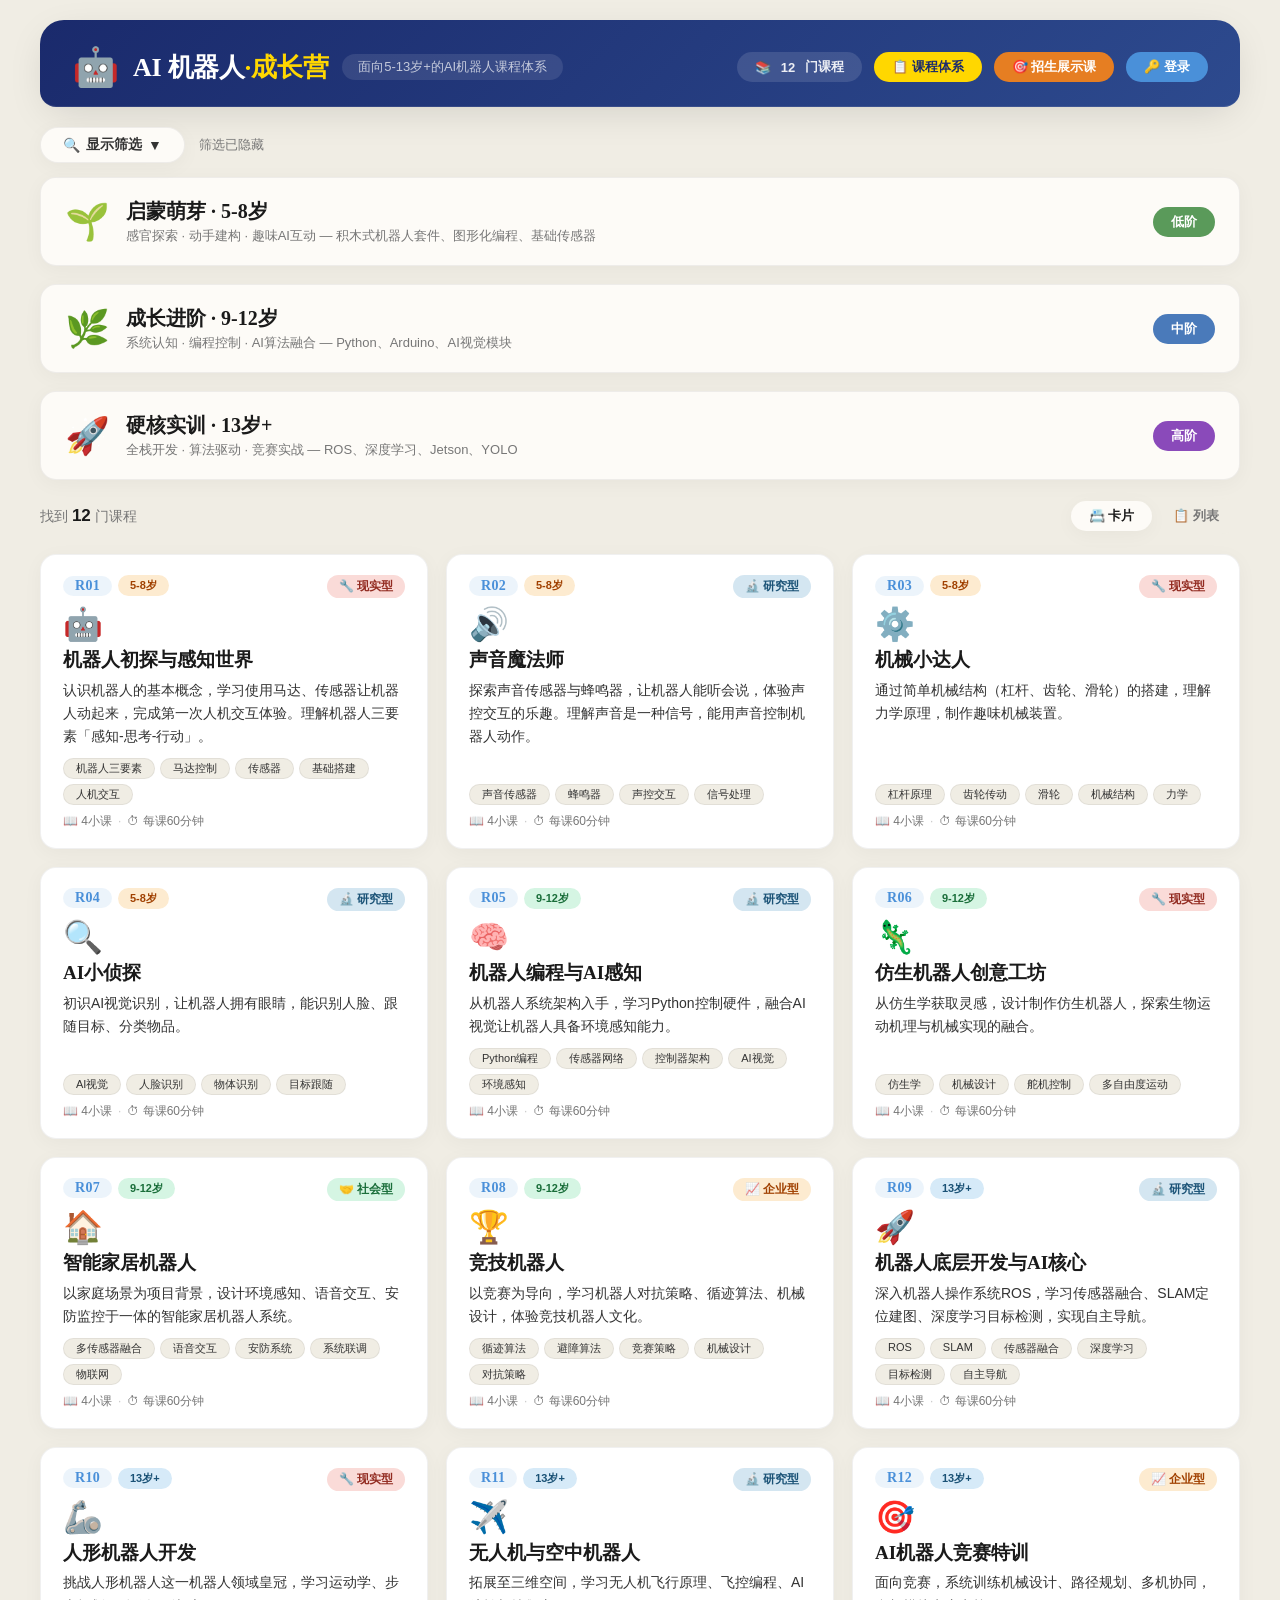
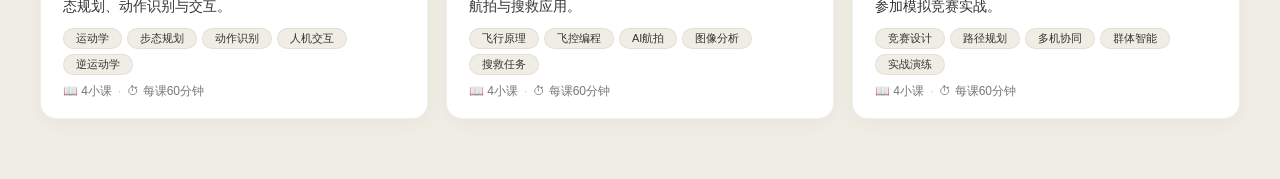
<file: index.html>
<!DOCTYPE html>
<html lang="zh-CN">
<head>
    <meta charset="UTF-8" />
    <meta name="viewport" content="width=device-width, initial-scale=1.0, maximum-scale=1.0, user-scalable=no" />
    <title>AI机器人·成长营</title>
    <link href="https://fonts.googleapis.cn/css2?family=Cormorant+Garamond:ital,wght@0,500;0,600;0,700;1,500&amp;family=Noto+Serif+SC:wght@500;700;900&amp;display=swap" rel="stylesheet" />
    <link rel="stylesheet" href="css/style.css?v=6">
</head>
<body>

    <div class="app-container">

        <!-- ===== 头部 ===== -->
        <header class="header">
            <div class="header-left">
                <span class="logo">🤖</span>
                <h1>AI 机器人<em>·成长营</em></h1>
                <span class="sub">面向5-13岁+的AI机器人课程体系</span>
            </div>
            <div class="header-right">
                <span class="stats-badge">
                    📚 <span id="totalCourseCount">12</span> 门课程
                </span>
                <a href="curriculum.html" class="stats-badge" style="text-decoration:none;cursor:pointer;background:#FFD700;color:#1a2a6c;">
                    📋 课程体系
                </a>
                <a href="demo.html" class="stats-badge" style="text-decoration:none;cursor:pointer;background:#E67E22;color:#fff;">
                    🎯 招生展示课
                </a>
                <span id="authArea">
                    <button class="stats-badge" id="loginBtn" style="background:#4A90D9;color:#fff;cursor:pointer;border:none;">🔑 登录</button>
                </span>
            </div>
        </header>

        <!-- ===== 筛选切换条 ===== -->
        <div class="filter-toggle-bar">
            <button class="filter-toggle-btn" id="filterToggleBtn">
                <span>🔍</span> 显示筛选
                <span class="arrow">▼</span>
            </button>
            <span class="filter-status" id="filterStatus">筛选已隐藏</span>
        </div>

        <!-- ===== 筛选栏（初始隐藏） ===== -->
        <section class="filter-section hidden" id="filterSection">
            <div class="filter-row">

                <!-- 年龄段筛选 -->
                <div class="filter-group">
                    <span class="label">🎯 年龄</span>
                    <button class="filter-btn age-btn active" data-age="all">全部</button>
                    <button class="filter-btn age-btn" data-age="5-8">5-8岁</button>
                    <button class="filter-btn age-btn" data-age="9-12">9-12岁</button>
                    <button class="filter-btn age-btn" data-age="13+">13岁+</button>
                </div>

                <div style="width:1px;height:24px;background:var(--rule);flex-shrink:0;"></div>

                <!-- 职业类型筛选 -->
                <div class="filter-group">
                    <span class="label">💼 职业</span>
                    <button class="filter-btn career-btn active" data-career="all">全部</button>
                    <button class="filter-btn career-btn" data-career="R"><span class="emoji">🔧</span> R</button>
                    <button class="filter-btn career-btn" data-career="I"><span class="emoji">🔬</span> I</button>
                    <button class="filter-btn career-btn" data-career="A"><span class="emoji">🎨</span> A</button>
                    <button class="filter-btn career-btn" data-career="S"><span class="emoji">🤝</span> S</button>
                    <button class="filter-btn career-btn" data-career="E"><span class="emoji">📈</span> E</button>
                    <button class="filter-btn career-btn" data-career="C"><span class="emoji">📋</span> C</button>
                </div>

                <div style="width:1px;height:24px;background:var(--rule);flex-shrink:0;"></div>

                <!-- 知识点筛选 (按钮组) -->
                <div class="filter-group" id="knowledgeGroup">
                    <span class="label">🧠 知识点</span>
                    <div id="knowledgeBtnGroup" style="display:flex;flex-wrap:wrap;gap:5px;">
                        <!-- 由JS生成 -->
                    </div>
                </div>

                <button class="filter-clear" id="clearFiltersBtn">✕ 清除筛选</button>
            </div>
        </section>

        <!-- ===== 阶段导航 ===== -->
        <div class="stage-banner">
            <div class="stage-icon">🌱</div>
            <div class="stage-info">
                <h2>启蒙萌芽 · 5-8岁</h2>
                <p>感官探索 · 动手建构 · 趣味AI互动 — 积木式机器人套件、图形化编程、基础传感器</p>
            </div>
            <span class="stage-badge sb-basic">低阶</span>
        </div>

        <div class="stage-banner">
            <div class="stage-icon">🌿</div>
            <div class="stage-info">
                <h2>成长进阶 · 9-12岁</h2>
                <p>系统认知 · 编程控制 · AI算法融合 — Python、Arduino、AI视觉模块</p>
            </div>
            <span class="stage-badge sb-inter">中阶</span>
        </div>

        <div class="stage-banner">
            <div class="stage-icon">🚀</div>
            <div class="stage-info">
                <h2>硬核实训 · 13岁+</h2>
                <p>全栈开发 · 算法驱动 · 竞赛实战 — ROS、深度学习、Jetson、YOLO</p>
            </div>
            <span class="stage-badge sb-adv">高阶</span>
        </div>

        <!-- ===== 工具栏 ===== -->
        <div class="toolbar">
            <div class="toolbar-left">
                <span class="count">找到 <strong id="courseCount">12</strong> 门课程</span>
            </div>
            <div class="view-toggle">
                <button class="active" data-view="card" id="viewCardBtn">📇 卡片</button>
                <button data-view="list" id="viewListBtn">📋 列表</button>
            </div>
        </div>

        <!-- ===== 课程列表容器 ===== -->
        <div class="course-grid" id="courseGrid"></div>

        <!-- ===== 空状态 ===== -->
        <div class="empty-state" id="emptyState" style="display:none;">
            <span class="emoji">🔍</span>
            <h3>没有找到匹配的课程</h3>
            <p>试试调整筛选条件吧～</p>
        </div>

    </div>

    <!-- 登录/注册弹窗 -->
    <div id="authModal" class="auth-overlay" style="display:none;">
        <div class="auth-card">
            <div class="auth-card-header">
                <div class="auth-card-icon">🤖</div>
                <h2>AI 机器人成长营</h2>
                <p>登录后即可学习全部 48 节互动课件</p>
            </div>
            <div class="auth-tabs">
                <button class="auth-tab active" data-tab="login">登 录</button>
                <button class="auth-tab" data-tab="register">注 册</button>
                <div class="auth-tab-indicator"></div>
            </div>
            <div class="auth-card-body">
                <!-- 登录表单 -->
                <form id="loginForm" class="auth-form active">
                    <div class="auth-input-group">
                        <span class="auth-input-icon">👤</span>
                        <input type="text" id="loginUsername" placeholder="用户名" autocomplete="username">
                    </div>
                    <div class="auth-input-group">
                        <span class="auth-input-icon">🔒</span>
                        <input type="password" id="loginPassword" placeholder="密码" autocomplete="current-password">
                    </div>
                    <div class="auth-msg" id="loginMsg"></div>
                    <button type="submit" class="auth-submit-btn">登 录</button>
                </form>
                <!-- 注册表单 -->
                <form id="registerForm" class="auth-form">
                    <div class="auth-input-group">
                        <span class="auth-input-icon">👤</span>
                        <input type="text" id="regUsername" placeholder="用户名（用于登录）" autocomplete="username">
                    </div>
                    <div class="auth-input-group">
                        <span class="auth-input-icon">🔒</span>
                        <input type="password" id="regPassword" placeholder="密码（至少4位）" autocomplete="new-password">
                    </div>
                    <div class="auth-input-group">
                        <span class="auth-input-icon">😊</span>
                        <input type="text" id="regDisplayName" placeholder="昵称（选填）">
                    </div>
                    <div class="auth-input-group">
                        <span class="auth-input-icon">📝</span>
                        <input type="text" id="regRealName" placeholder="真实姓名 *">
                    </div>
                    <div class="auth-input-group">
                        <span class="auth-input-icon">⚧</span>
                        <select id="regGender" class="auth-select">
                            <option value="">请选择性别 *</option>
                            <option value="男">男</option>
                            <option value="女">女</option>
                        </select>
                    </div>
                    <div class="auth-input-group">
                        <span class="auth-input-icon">🏫</span>
                        <input type="text" id="regSchool" placeholder="就读学校 *">
                    </div>
                    <div class="auth-input-group">
                        <span class="auth-input-icon">🎓</span>
                        <select id="regGrade" class="auth-select">
                            <option value="">请选择在读年级 *</option>
                            <option value="K1">K1（幼儿园小班）</option>
                            <option value="K2">K2（幼儿园中班）</option>
                            <option value="K3">K3（幼儿园大班）</option>
                            <option value="G1">G1（一年级）</option>
                            <option value="G2">G2（二年级）</option>
                            <option value="G3">G3（三年级）</option>
                            <option value="G4">G4（四年级）</option>
                            <option value="G5">G5（五年级）</option>
                            <option value="G6">G6（六年级）</option>
                            <option value="G7">G7（初一）</option>
                            <option value="G8">G8（初二）</option>
                            <option value="G9">G9（初三）</option>
                            <option value="G10">G10（高一）</option>
                            <option value="G11">G11（高二）</option>
                            <option value="G12">G12（高三）</option>
                        </select>
                    </div>
                    <div class="auth-input-group">
                        <span class="auth-input-icon">📱</span>
                        <input type="tel" id="regPhone" placeholder="手机号（选填）">
                    </div>
                    <div class="auth-input-group">
                        <span class="auth-input-icon">📧</span>
                        <input type="email" id="regEmail" placeholder="电子邮箱（选填）">
                    </div>
                    <div class="auth-msg" id="regMsg"></div>
                    <button type="submit" class="auth-submit-btn">注 册</button>
                </form>
            </div>
            <button class="auth-close-btn" id="closeAuthModal">
                <svg width="18" height="18" viewBox="0 0 24 24" fill="none" stroke="currentColor" stroke-width="2"><line x1="18" y1="6" x2="6" y2="18"/><line x1="6" y1="6" x2="18" y2="18"/></svg>
            </button>
        </div>
    </div>

    <script src="js/courses-data.js"></script>
    <script src="js/auth.js?v=9"></script>
    <script src="js/script.js?v=6"></script>
</body>
</html>
</file>
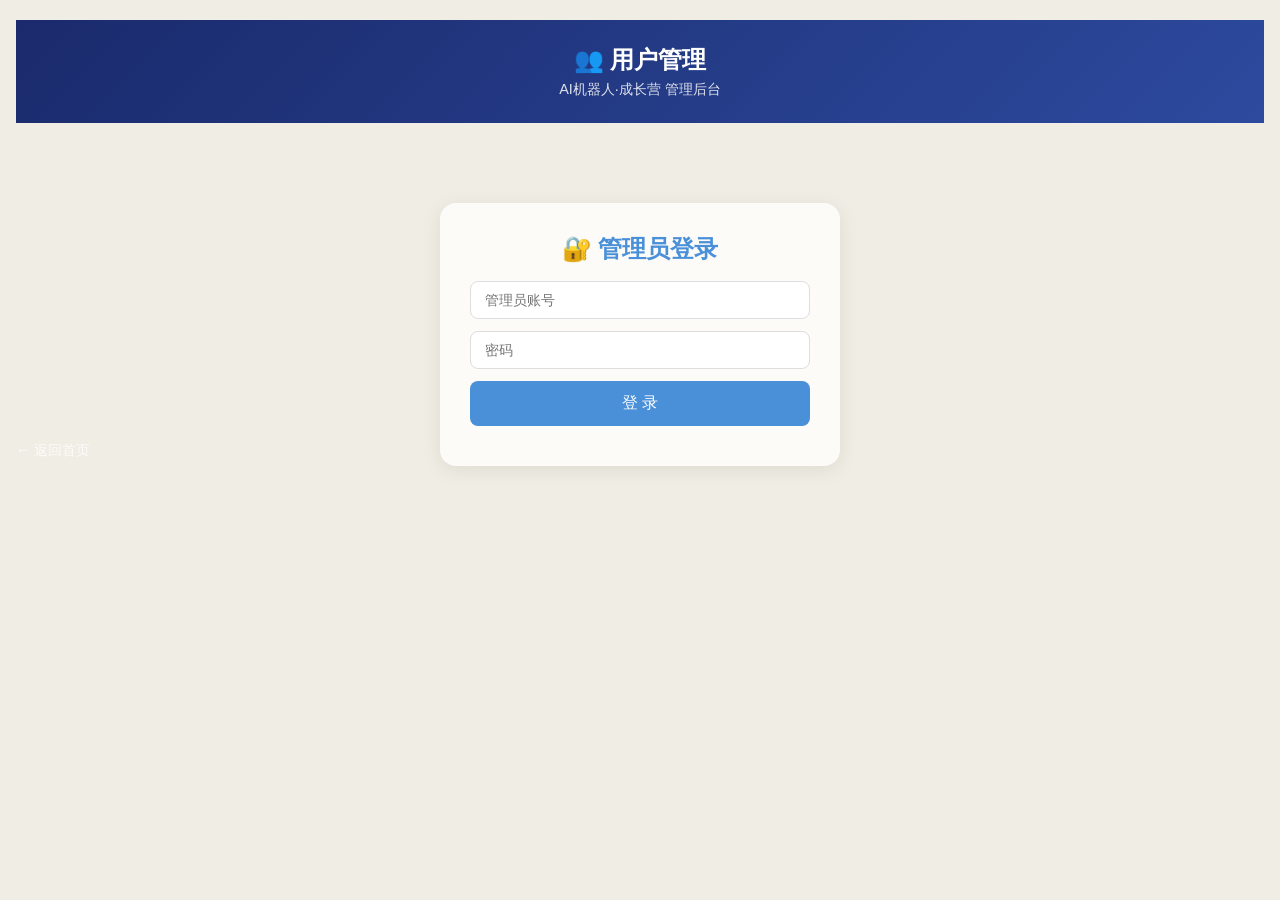
<file: admin.html>
<!DOCTYPE html>
<html lang="zh-CN">
<head>
    <meta charset="UTF-8" />
    <meta name="viewport" content="width=device-width, initial-scale=1.0" />
    <title>用户管理 - AI机器人·成长营</title>
    <link rel="stylesheet" href="css/style.css" />
    <style>
        .admin-header {
            background: linear-gradient(135deg, #1a2a6c 0%, #2d4a9e 100%);
            color: #fff;
            padding: 24px 20px;
            text-align: center;
        }
        .admin-header h1 { font-size: 1.5rem; margin-bottom: 4px; }
        .admin-header p { font-size: 0.9rem; opacity: 0.85; }
        .admin-back {
            position: absolute;
            left: 16px;
            top: 50%;
            transform: translateY(-50%);
            color: #fff;
            text-decoration: none;
            font-size: 0.9rem;
            opacity: 0.8;
        }
        .admin-back:hover { opacity: 1; }
        .admin-container {
            max-width: 900px;
            margin: 0 auto;
            padding: 20px;
        }
        .admin-stats {
            display: grid;
            grid-template-columns: repeat(3, 1fr);
            gap: 12px;
            margin-bottom: 20px;
        }
        .stat-card {
            background: var(--paper);
            border-radius: 12px;
            padding: 16px;
            text-align: center;
            box-shadow: 0 2px 8px rgba(0,0,0,0.06);
        }
        .stat-card .num {
            font-size: 2rem;
            font-weight: 700;
            color: var(--robot-blue);
        }
        .stat-card .label {
            font-size: 0.85rem;
            color: #7a6a5a;
            margin-top: 4px;
        }
        .stat-card.active .num { color: var(--robot-green); }
        .stat-card.pending .num { color: #e67e22; }
        .user-table {
            background: var(--paper);
            border-radius: 12px;
            overflow: hidden;
            box-shadow: 0 2px 12px rgba(0,0,0,0.06);
        }
        .user-table-header {
            display: grid;
            grid-template-columns: 1.2fr 1fr 1fr 0.8fr 100px 120px 160px;
            padding: 12px 16px;
            background: #f0ede4;
            font-weight: 600;
            font-size: 0.85rem;
            color: #5a4a3a;
        }
        .user-row {
            display: grid;
            grid-template-columns: 1.2fr 1fr 1fr 0.8fr 100px 120px 160px;
            padding: 12px 16px;
            border-bottom: 1px solid #f0ede4;
            align-items: center;
            font-size: 0.9rem;
        }
        .user-row:last-child { border-bottom: none; }
        .user-row:hover { background: #faf8f2; }
        .status-badge {
            display: inline-block;
            padding: 3px 10px;
            border-radius: 12px;
            font-size: 0.75rem;
            font-weight: 600;
        }
        .status-badge.active {
            background: #d4edda;
            color: #155724;
        }
        .status-badge.pending {
            background: #fff3cd;
            color: #856404;
        }
        .status-badge.admin {
            background: #d1ecf1;
            color: #0c5460;
        }
        .action-btn {
            padding: 4px 10px;
            border: none;
            border-radius: 6px;
            font-size: 0.75rem;
            cursor: pointer;
            margin-right: 4px;
            transition: all 0.2s;
        }
        .action-btn.activate {
            background: var(--robot-green);
            color: #fff;
        }
        .action-btn.activate:hover { background: #4a9e4a; }
        .action-btn.deactivate {
            background: #e67e22;
            color: #fff;
        }
        .action-btn.deactivate:hover { background: #d35400; }
        .action-btn.delete {
            background: #e74c3c;
            color: #fff;
        }
        .action-btn.delete:hover { background: #c0392b; }
        .no-users {
            text-align: center;
            padding: 40px;
            color: #7a6a5a;
        }
        .admin-login {
            max-width: 400px;
            margin: 60px auto;
            background: var(--paper);
            border-radius: 16px;
            padding: 30px;
            box-shadow: 0 4px 20px rgba(0,0,0,0.08);
            text-align: center;
        }
        .admin-login h2 {
            color: var(--robot-blue);
            margin-bottom: 16px;
        }
        .admin-login input {
            width: 100%;
            padding: 10px 14px;
            border: 1px solid #ddd;
            border-radius: 8px;
            margin-bottom: 12px;
            font-size: 0.9rem;
        }
        .admin-login button {
            width: 100%;
            padding: 12px;
            background: var(--robot-blue);
            color: #fff;
            border: none;
            border-radius: 8px;
            font-size: 1rem;
            cursor: pointer;
        }
        .admin-login button:hover { background: #3a7bc8; }
        .admin-msg {
            margin-top: 10px;
            font-size: 0.85rem;
            color: #e74c3c;
        }
        @media (max-width: 768px) {
            .admin-stats { grid-template-columns: 1fr; }
            .user-table-header, .user-row {
                grid-template-columns: 1fr 80px 120px;
            }
            .user-table-header > :nth-child(2),
            .user-row > :nth-child(2),
            .user-table-header > :nth-child(4),
            .user-row > :nth-child(4) {
                display: none;
            }
        }
    </style>
</head>
<body>
    <div class="admin-header">
        <a href="index.html" class="admin-back">← 返回首页</a>
        <h1>👥 用户管理</h1>
        <p>AI机器人·成长营 管理后台</p>
    </div>

    <div class="admin-container" id="adminContent">
        <!-- 动态渲染 -->
    </div>

    <script src="js/auth.js?v=9"></script>
    <script>
    (function() {
        const container = document.getElementById('adminContent');

        function renderLogin() {
            container.innerHTML = `
                <div class="admin-login">
                    <h2>🔐 管理员登录</h2>
                    <input type="text" id="adminUser" placeholder="管理员账号" />
                    <input type="password" id="adminPass" placeholder="密码" />
                    <button id="adminLoginBtn">登 录</button>
                    <div class="admin-msg" id="adminMsg"></div>
                </div>
            `;
            document.getElementById('adminLoginBtn').addEventListener('click', function() {
                const u = document.getElementById('adminUser').value.trim();
                const p = document.getElementById('adminPass').value;
                const msg = document.getElementById('adminMsg');
                AuthManager.login(u, p).then(function(result) {
                    if (result.success) {
                        if (AuthManager.isAdmin()) {
                            renderDashboard();
                        } else {
                            msg.textContent = '❌ 该账号不是管理员';
                            AuthManager.logout();
                        }
                    } else {
                        msg.textContent = '❌ ' + result.message;
                    }
                }).catch(function() {
                    msg.textContent = '❌ 网络错误，请重试';
                });
            });
        }

        function renderDashboard() {
            AuthManager.getAllUsers().then(function(result) {
                if (!result.success) {
                    renderLogin();
                    return;
                }
                const users = result.users;
                const total = users.length;
                const active = users.filter(u => u.active).length;
                const pending = total - active;

                let userRows = '';
                users.forEach(u => {
                    const isAdm = u.role === 'admin';
                    const statusClass = isAdm ? 'admin' : (u.active ? 'active' : 'pending');
                    const statusText = isAdm ? '管理员' : (u.active ? '已激活' : '待激活');
                    const created = u.createdAt ? new Date(u.createdAt).toLocaleDateString('zh-CN') : '-';
                    const lastLogin = u.lastLogin ? new Date(u.lastLogin).toLocaleString('zh-CN') : '从未登录';
                    const realName = u.realName || '-';
                    const gender = u.gender || '-';
                    const school = u.school || '-';
                    const grade = u.grade || '-';
                    const phone = u.phone || '-';
                    const email = u.email || '-';

                    let actions = '';
                    if (!isAdm) {
                        if (u.active) {
                            actions = `<button class="action-btn deactivate" onclick="deactivateUser('${u.username}')">停用</button>`;
                        } else {
                            actions = `<button class="action-btn activate" onclick="activateUser('${u.username}')">激活</button>`;
                        }
                        actions += `<button class="action-btn delete" onclick="deleteUser('${u.username}')">删除</button>`;
                    }

                    userRows += `
                        <div class="user-row">
                            <div><strong>${u.nickname}</strong><br/><small style="color:#999;">@${u.username}</small></div>
                            <div><small>${realName}</small><br/><small style="color:#999;">${gender}</small></div>
                            <div><small>${school}</small><br/><small style="color:#999;">${grade}</small></div>
                            <div><small>${phone}</small><br/><small style="color:#999;">${email}</small></div>
                            <div><small>${lastLogin}</small></div>
                            <div><span class="status-badge ${statusClass}">${statusText}</span></div>
                            <div>${actions}</div>
                        </div>
                    `;
                });

                container.innerHTML = `
                    <div class="admin-stats">
                        <div class="stat-card">
                            <div class="num">${total}</div>
                            <div class="label">总用户数</div>
                        </div>
                        <div class="stat-card active">
                            <div class="num">${active}</div>
                            <div class="label">已激活</div>
                        </div>
                        <div class="stat-card pending">
                            <div class="num">${pending}</div>
                            <div class="label">待激活</div>
                        </div>
                    </div>
                    <div class="user-table">
                        <div class="user-table-header">
                            <div>用户</div>
                            <div>姓名/性别</div>
                            <div>学校/年级</div>
                            <div>联系方式</div>
                            <div>最近登录</div>
                            <div>状态</div>
                            <div>操作</div>
                        </div>
                        ${userRows || '<div class="no-users">暂无注册用户</div>'}
                    </div>
                `;
            }).catch(function() {
                container.innerHTML = '<div class="no-users">❌ 网络错误，请刷新重试</div>';
            });
        }

        // 全局函数
        window.activateUser = function(username) {
            AuthManager.activateUser(username).then(function(result) {
                if (result.success) {
                    renderDashboard();
                } else {
                    alert(result.message);
                }
            });
        };

        window.deactivateUser = function(username) {
            if (!confirm('确定要停用该用户吗？')) return;
            AuthManager.deactivateUser(username).then(function(result) {
                if (result.success) {
                    renderDashboard();
                } else {
                    alert(result.message);
                }
            });
        };

        window.deleteUser = function(username) {
            if (!confirm('确定要删除该用户吗？此操作不可恢复！')) return;
            AuthManager.deleteUser(username).then(function(result) {
                if (result.success) {
                    renderDashboard();
                } else {
                    alert(result.message);
                }
            });
        };

        // 入口
        if (AuthManager.isLoggedIn() && AuthManager.isAdmin()) {
            renderDashboard();
        } else {
            renderLogin();
        }
    })();
    </script>
</body>
</html>
</file>
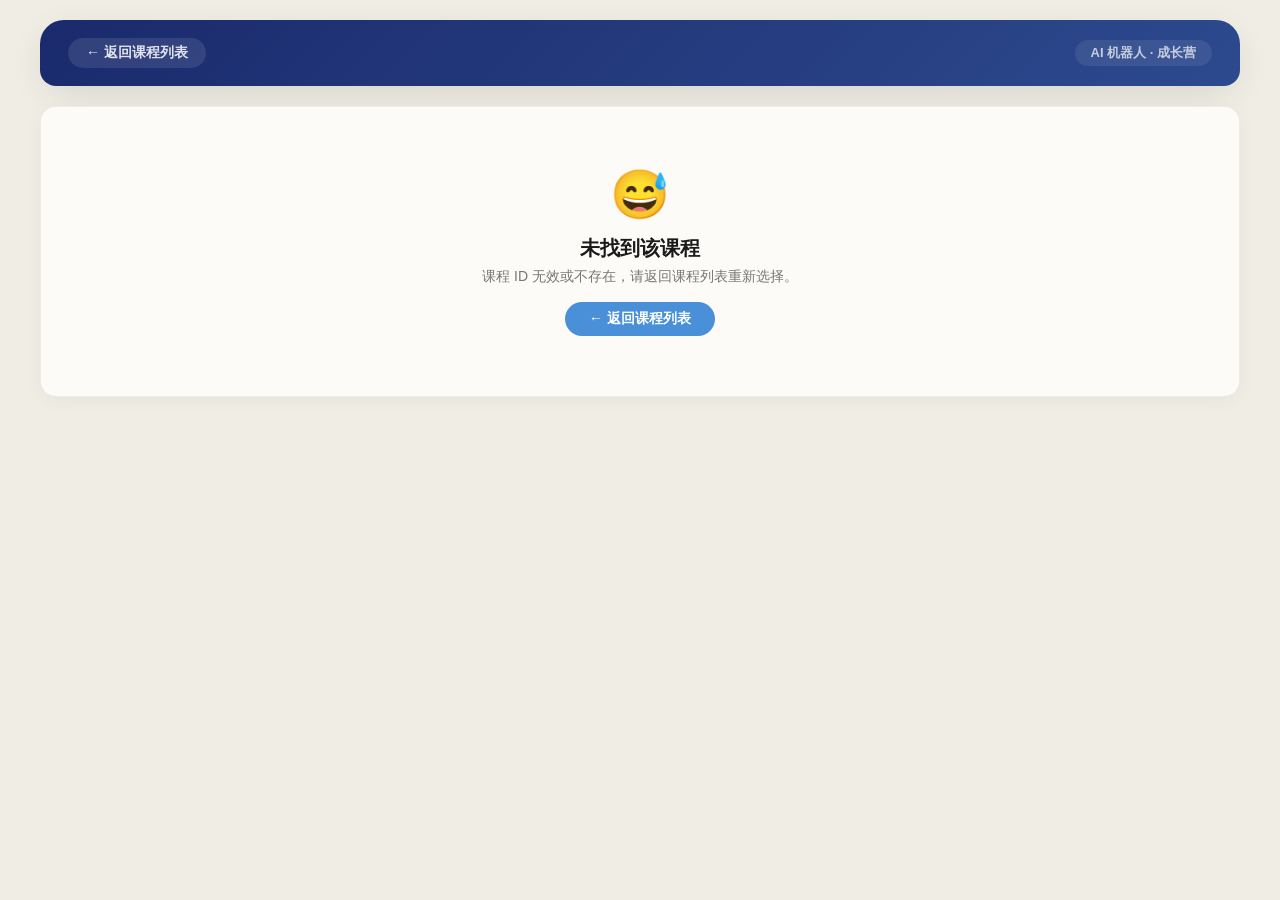
<file: course-detail.html>
<!DOCTYPE html>
<html lang="zh-CN">
<head>
    <meta charset="UTF-8" />
    <meta name="viewport" content="width=device-width, initial-scale=1.0, maximum-scale=1.0, user-scalable=no" />
    <title>课程详情 - AI机器人·成长营</title>
    <link href="https://fonts.googleapis.cn/css2?family=Cormorant+Garamond:ital,wght@0,500;0,600;0,700;1,500&amp;family=Noto+Serif+SC:wght@500;700;900&amp;display=swap" rel="stylesheet" />
    <link rel="stylesheet" href="css/style.css?v=3" />
    <link rel="stylesheet" href="css/detail.css?v=3" />
</head>
<body>

    <div class="app-container">

        <!-- ===== 顶部导航 ===== -->
        <header class="detail-header">
            <a href="index.html" class="back-link">← 返回课程列表</a>
            <span class="detail-badge">AI 机器人 · 成长营</span>
        </header>

        <!-- ===== 课程详情容器 ===== -->
        <div id="detailContainer">
            <!-- 由 detail.js 渲染 -->
        </div>

    </div>

    <script src="js/courses-data.js"></script>
    <script src="js/auth.js?v=9"></script>
    <script src="js/detail.js?v=4"></script>
</body>
</html>
</file>
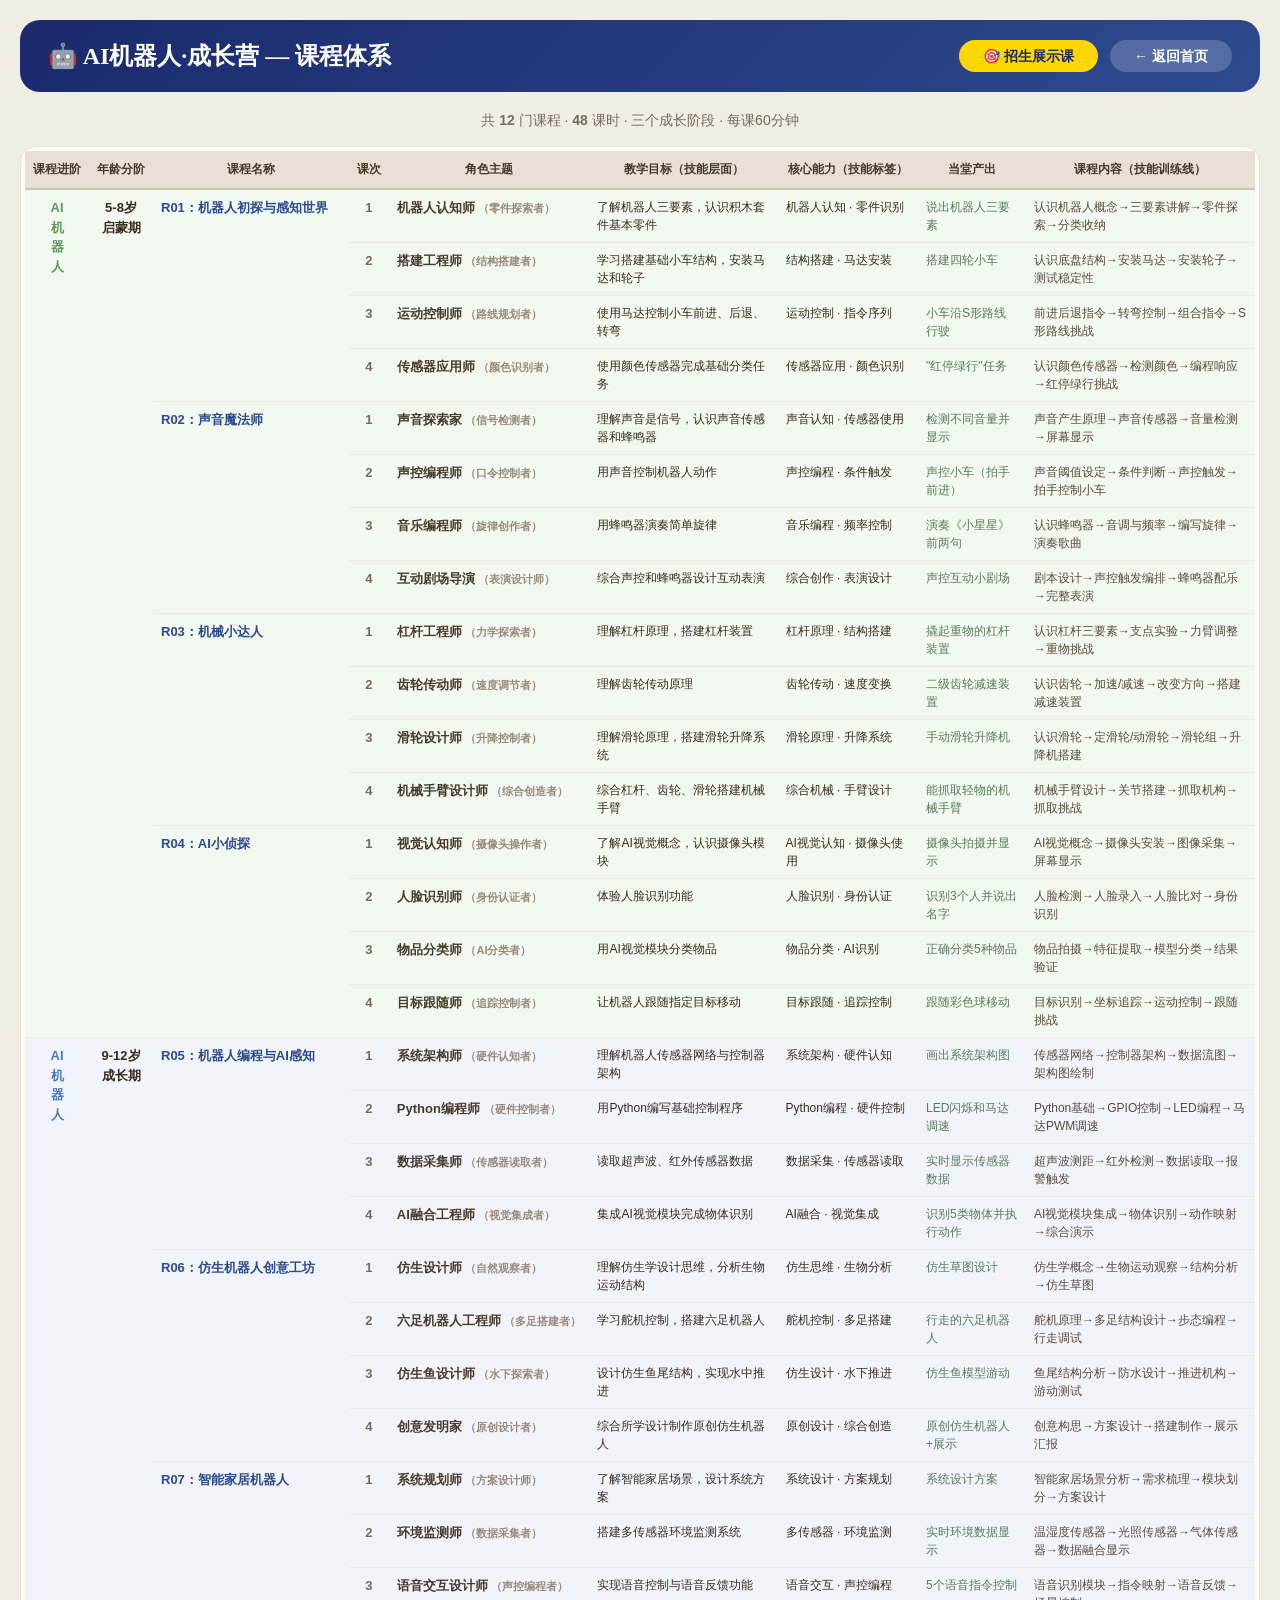
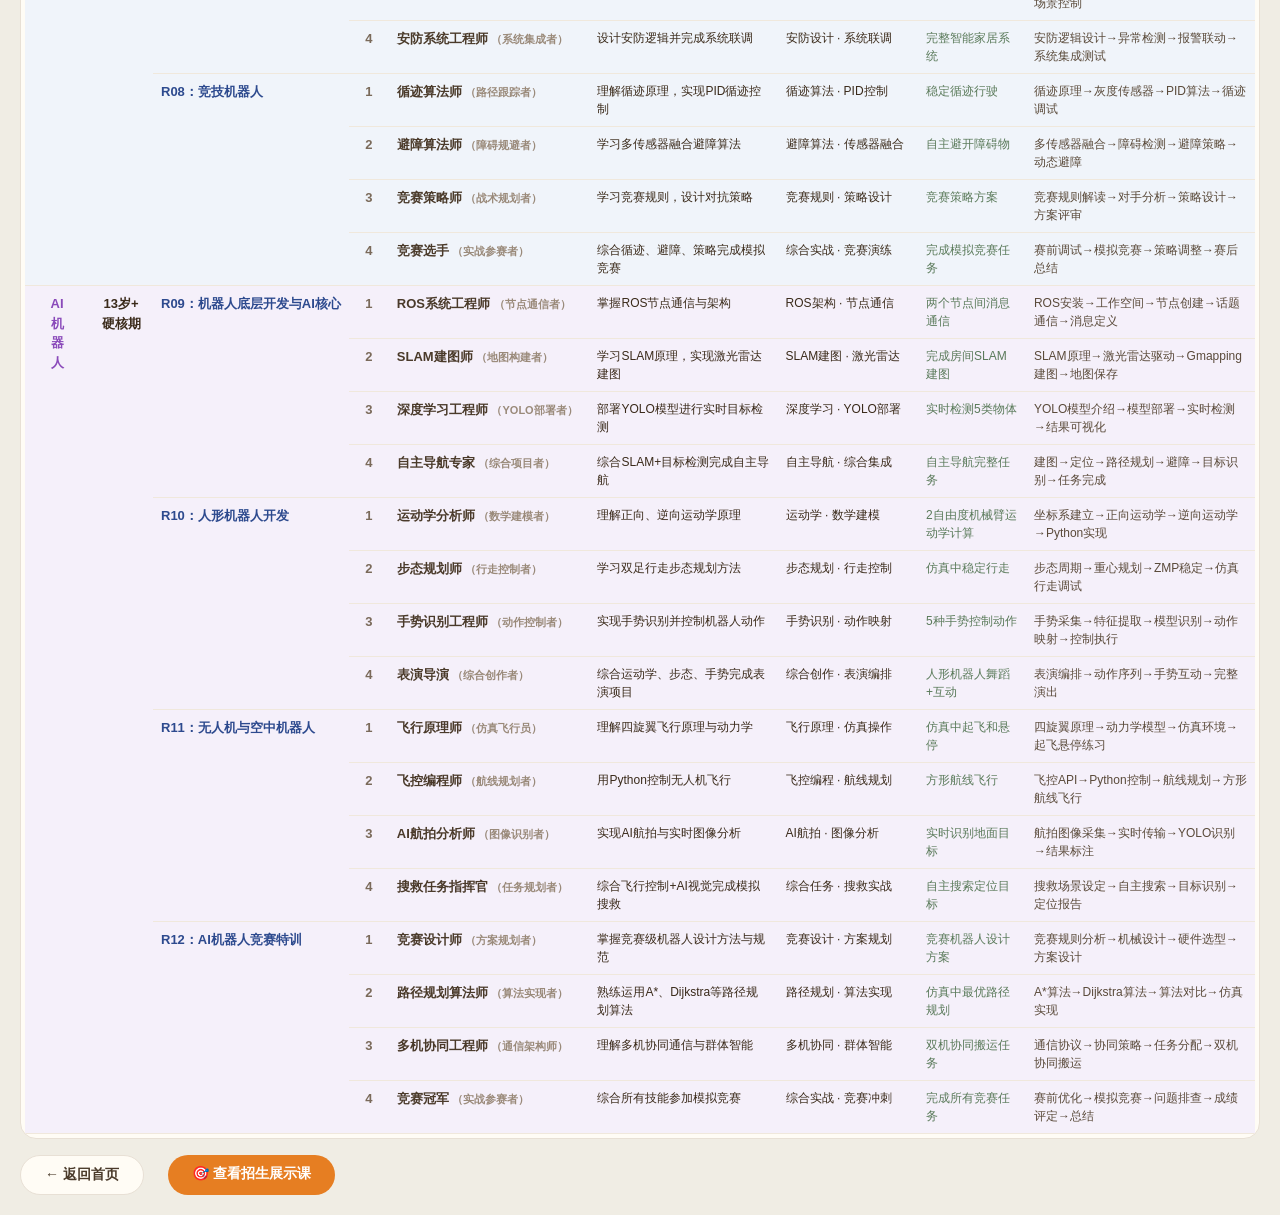
<file: curriculum.html>
<!DOCTYPE html>
<html lang="zh-CN">
<head>
    <meta charset="UTF-8" />
    <meta name="viewport" content="width=device-width, initial-scale=1.0" />
    <title>课程体系 - AI机器人·成长营</title>
    <link rel="stylesheet" href="css/style.css" />
    <style>
        body { background: #f0ede4; padding: 20px; }
        .container { max-width: 1400px; margin: 0 auto; }
        .page-header {
            background: linear-gradient(135deg, #1a2a6c, #2d4a8e); border-radius: 20px; padding: 20px 28px;
            display: flex; justify-content: space-between; align-items: center;
            margin-bottom: 20px; color: #fff;
        }
        .page-header h1 { font-size: 24px; font-weight: 800; font-family: 'Noto Serif SC', serif; color: #fff; }
        .page-header a {
            padding: 8px 24px; border-radius: 30px; text-decoration: none;
            font-size: 14px; font-weight: 600; background: #FFD700; color: #1a2a6c;
        }
        .page-header a:hover { background: #f0c800; }

        .table-wrap {
            overflow-x: auto; background: #fffcf5; border-radius: 16px;
            border: 1px solid #e8e0d5; padding: 4px;
        }
        table {
            width: 100%; border-collapse: collapse; font-size: 13px; min-width: 1200px;
        }
        th {
            background: #e8e0d5; padding: 10px 8px; text-align: center;
            font-weight: 700; color: #4a3a2a; font-size: 12px;
            border-bottom: 2px solid #d0c4b4; white-space: nowrap;
        }
        td {
            padding: 8px; border-bottom: 1px solid #f0e8dc; color: #3a2a1a;
            vertical-align: top; line-height: 1.5;
        }
        tr:hover td { background: #faf5ea; }
        .course-name { font-weight: 700; color: #2d4a8e; white-space: nowrap; }
        .lesson-num { text-align: center; font-weight: 600; color: #7a6a5a; white-space: nowrap; }
        .role-cell { font-weight: 600; color: #4a3a2a; white-space: nowrap; }
        .col-skill { font-size: 12px; }
        .col-outcome { font-size: 12px; color: #5a7a5a; }
        .col-content { font-size: 12px; color: #5a4a3a; }

        .stage-basic { background: #f0f8f0; }
        .stage-inter { background: #f0f4fa; }
        .stage-adv { background: #f5f0fa; }

        .stage-badge {
            display: inline-block; padding: 2px 10px; border-radius: 20px;
            font-size: 11px; font-weight: 700; color: #fff;
        }
        .sb-basic { background: #5a9a5a; }
        .sb-inter { background: #4a7aba; }
        .sb-adv { background: #8a4aba; }

        .back-link {
            display: inline-block; margin-top: 16px; padding: 10px 24px;
            border-radius: 30px; background: #fffcf5; border: 1px solid #e8e0d5;
            text-decoration: none; font-size: 14px; font-weight: 600; color: #4a3a2a;
        }
        .back-link:hover { background: #f0e8dc; }
        .stats-bar {
            text-align: center; color: #7a6a5a; font-size: 14px; margin-bottom: 16px;
        }
        .demo-link {
            display: inline-block; margin-top: 16px; margin-left: 12px; padding: 10px 24px;
            border-radius: 30px; background: #E67E22; color: #fff;
            text-decoration: none; font-size: 14px; font-weight: 600;
        }
        .demo-link:hover { background: #d4701a; }
    </style>
</head>
<body>
    <div class="container">
        <div class="page-header">
            <h1>🤖 AI机器人·成长营 — 课程体系</h1>
            <div>
                <a href="demo.html">🎯 招生展示课</a>
                <a href="index.html" style="margin-left:8px;background:rgba(255,255,255,0.2);color:#fff;">← 返回首页</a>
            </div>
        </div>
        <div class="stats-bar">共 <strong>12</strong> 门课程 · <strong>48</strong> 课时 · 三个成长阶段 · 每课60分钟</div>

        <div class="table-wrap">
            <table>
                <thead>
                    <tr>
                        <th>课程进阶</th>
                        <th>年龄分阶</th>
                        <th>课程名称</th>
                        <th>课次</th>
                        <th>角色主题</th>
                        <th>教学目标（技能层面）</th>
                        <th>核心能力（技能标签）</th>
                        <th>当堂产出</th>
                        <th>课程内容（技能训练线）</th>
                    </tr>
                </thead>
                <tbody>
                    <!-- ===== R01 ===== -->
                    <tr class="stage-basic">
                        <td rowspan="16" style="text-align:center;font-weight:700;color:#5a9a5a;">AI<br/>机<br/>器<br/>人</td>
                        <td rowspan="16" style="text-align:center;font-weight:600;">5-8岁<br/>启蒙期</td>
                        <td rowspan="4" class="course-name">R01：机器人初探与感知世界</td>
                        <td class="lesson-num">1</td>
                        <td class="role-cell">机器人认知师 <span style="font-size:11px;color:#9a8a7a;">（零件探索者）</span></td>
                        <td class="col-skill">了解机器人三要素，认识积木套件基本零件</td>
                        <td class="col-skill">机器人认知 · 零件识别</td>
                        <td class="col-outcome">说出机器人三要素</td>
                        <td class="col-content">认识机器人概念→三要素讲解→零件探索→分类收纳</td>
                    </tr>
                    <tr class="stage-basic">
                        <td class="lesson-num">2</td>
                        <td class="role-cell">搭建工程师 <span style="font-size:11px;color:#9a8a7a;">（结构搭建者）</span></td>
                        <td class="col-skill">学习搭建基础小车结构，安装马达和轮子</td>
                        <td class="col-skill">结构搭建 · 马达安装</td>
                        <td class="col-outcome">搭建四轮小车</td>
                        <td class="col-content">认识底盘结构→安装马达→安装轮子→测试稳定性</td>
                    </tr>
                    <tr class="stage-basic">
                        <td class="lesson-num">3</td>
                        <td class="role-cell">运动控制师 <span style="font-size:11px;color:#9a8a7a;">（路线规划者）</span></td>
                        <td class="col-skill">使用马达控制小车前进、后退、转弯</td>
                        <td class="col-skill">运动控制 · 指令序列</td>
                        <td class="col-outcome">小车沿S形路线行驶</td>
                        <td class="col-content">前进后退指令→转弯控制→组合指令→S形路线挑战</td>
                    </tr>
                    <tr class="stage-basic">
                        <td class="lesson-num">4</td>
                        <td class="role-cell">传感器应用师 <span style="font-size:11px;color:#9a8a7a;">（颜色识别者）</span></td>
                        <td class="col-skill">使用颜色传感器完成基础分类任务</td>
                        <td class="col-skill">传感器应用 · 颜色识别</td>
                        <td class="col-outcome">"红停绿行"任务</td>
                        <td class="col-content">认识颜色传感器→检测颜色→编程响应→红停绿行挑战</td>
                    </tr>

                    <!-- ===== R02 ===== -->
                    <tr class="stage-basic">
                        <td rowspan="4" class="course-name">R02：声音魔法师</td>
                        <td class="lesson-num">1</td>
                        <td class="role-cell">声音探索家 <span style="font-size:11px;color:#9a8a7a;">（信号检测者）</span></td>
                        <td class="col-skill">理解声音是信号，认识声音传感器和蜂鸣器</td>
                        <td class="col-skill">声音认知 · 传感器使用</td>
                        <td class="col-outcome">检测不同音量并显示</td>
                        <td class="col-content">声音产生原理→声音传感器→音量检测→屏幕显示</td>
                    </tr>
                    <tr class="stage-basic">
                        <td class="lesson-num">2</td>
                        <td class="role-cell">声控编程师 <span style="font-size:11px;color:#9a8a7a;">（口令控制者）</span></td>
                        <td class="col-skill">用声音控制机器人动作</td>
                        <td class="col-skill">声控编程 · 条件触发</td>
                        <td class="col-outcome">声控小车（拍手前进）</td>
                        <td class="col-content">声音阈值设定→条件判断→声控触发→拍手控制小车</td>
                    </tr>
                    <tr class="stage-basic">
                        <td class="lesson-num">3</td>
                        <td class="role-cell">音乐编程师 <span style="font-size:11px;color:#9a8a7a;">（旋律创作者）</span></td>
                        <td class="col-skill">用蜂鸣器演奏简单旋律</td>
                        <td class="col-skill">音乐编程 · 频率控制</td>
                        <td class="col-outcome">演奏《小星星》前两句</td>
                        <td class="col-content">认识蜂鸣器→音调与频率→编写旋律→演奏歌曲</td>
                    </tr>
                    <tr class="stage-basic">
                        <td class="lesson-num">4</td>
                        <td class="role-cell">互动剧场导演 <span style="font-size:11px;color:#9a8a7a;">（表演设计师）</span></td>
                        <td class="col-skill">综合声控和蜂鸣器设计互动表演</td>
                        <td class="col-skill">综合创作 · 表演设计</td>
                        <td class="col-outcome">声控互动小剧场</td>
                        <td class="col-content">剧本设计→声控触发编排→蜂鸣器配乐→完整表演</td>
                    </tr>

                    <!-- ===== R03 ===== -->
                    <tr class="stage-basic">
                        <td rowspan="4" class="course-name">R03：机械小达人</td>
                        <td class="lesson-num">1</td>
                        <td class="role-cell">杠杆工程师 <span style="font-size:11px;color:#9a8a7a;">（力学探索者）</span></td>
                        <td class="col-skill">理解杠杆原理，搭建杠杆装置</td>
                        <td class="col-skill">杠杆原理 · 结构搭建</td>
                        <td class="col-outcome">撬起重物的杠杆装置</td>
                        <td class="col-content">认识杠杆三要素→支点实验→力臂调整→重物挑战</td>
                    </tr>
                    <tr class="stage-basic">
                        <td class="lesson-num">2</td>
                        <td class="role-cell">齿轮传动师 <span style="font-size:11px;color:#9a8a7a;">（速度调节者）</span></td>
                        <td class="col-skill">理解齿轮传动原理</td>
                        <td class="col-skill">齿轮传动 · 速度变换</td>
                        <td class="col-outcome">二级齿轮减速装置</td>
                        <td class="col-content">认识齿轮→加速/减速→改变方向→搭建减速装置</td>
                    </tr>
                    <tr class="stage-basic">
                        <td class="lesson-num">3</td>
                        <td class="role-cell">滑轮设计师 <span style="font-size:11px;color:#9a8a7a;">（升降控制者）</span></td>
                        <td class="col-skill">理解滑轮原理，搭建滑轮升降系统</td>
                        <td class="col-skill">滑轮原理 · 升降系统</td>
                        <td class="col-outcome">手动滑轮升降机</td>
                        <td class="col-content">认识滑轮→定滑轮/动滑轮→滑轮组→升降机搭建</td>
                    </tr>
                    <tr class="stage-basic">
                        <td class="lesson-num">4</td>
                        <td class="role-cell">机械手臂设计师 <span style="font-size:11px;color:#9a8a7a;">（综合创造者）</span></td>
                        <td class="col-skill">综合杠杆、齿轮、滑轮搭建机械手臂</td>
                        <td class="col-skill">综合机械 · 手臂设计</td>
                        <td class="col-outcome">能抓取轻物的机械手臂</td>
                        <td class="col-content">机械手臂设计→关节搭建→抓取机构→抓取挑战</td>
                    </tr>

                    <!-- ===== R04 ===== -->
                    <tr class="stage-basic">
                        <td rowspan="4" class="course-name">R04：AI小侦探</td>
                        <td class="lesson-num">1</td>
                        <td class="role-cell">视觉认知师 <span style="font-size:11px;color:#9a8a7a;">（摄像头操作者）</span></td>
                        <td class="col-skill">了解AI视觉概念，认识摄像头模块</td>
                        <td class="col-skill">AI视觉认知 · 摄像头使用</td>
                        <td class="col-outcome">摄像头拍摄并显示</td>
                        <td class="col-content">AI视觉概念→摄像头安装→图像采集→屏幕显示</td>
                    </tr>
                    <tr class="stage-basic">
                        <td class="lesson-num">2</td>
                        <td class="role-cell">人脸识别师 <span style="font-size:11px;color:#9a8a7a;">（身份认证者）</span></td>
                        <td class="col-skill">体验人脸识别功能</td>
                        <td class="col-skill">人脸识别 · 身份认证</td>
                        <td class="col-outcome">识别3个人并说出名字</td>
                        <td class="col-content">人脸检测→人脸录入→人脸比对→身份识别</td>
                    </tr>
                    <tr class="stage-basic">
                        <td class="lesson-num">3</td>
                        <td class="role-cell">物品分类师 <span style="font-size:11px;color:#9a8a7a;">（AI分类者）</span></td>
                        <td class="col-skill">用AI视觉模块分类物品</td>
                        <td class="col-skill">物品分类 · AI识别</td>
                        <td class="col-outcome">正确分类5种物品</td>
                        <td class="col-content">物品拍摄→特征提取→模型分类→结果验证</td>
                    </tr>
                    <tr class="stage-basic">
                        <td class="lesson-num">4</td>
                        <td class="role-cell">目标跟随师 <span style="font-size:11px;color:#9a8a7a;">（追踪控制者）</span></td>
                        <td class="col-skill">让机器人跟随指定目标移动</td>
                        <td class="col-skill">目标跟随 · 追踪控制</td>
                        <td class="col-outcome">跟随彩色球移动</td>
                        <td class="col-content">目标识别→坐标追踪→运动控制→跟随挑战</td>
                    </tr>

                    <!-- ===== R05 ===== -->
                    <tr class="stage-inter">
                        <td rowspan="16" style="text-align:center;font-weight:700;color:#4a7aba;">AI<br/>机<br/>器<br/>人</td>
                        <td rowspan="16" style="text-align:center;font-weight:600;">9-12岁<br/>成长期</td>
                        <td rowspan="4" class="course-name">R05：机器人编程与AI感知</td>
                        <td class="lesson-num">1</td>
                        <td class="role-cell">系统架构师 <span style="font-size:11px;color:#9a8a7a;">（硬件认知者）</span></td>
                        <td class="col-skill">理解机器人传感器网络与控制器架构</td>
                        <td class="col-skill">系统架构 · 硬件认知</td>
                        <td class="col-outcome">画出系统架构图</td>
                        <td class="col-content">传感器网络→控制器架构→数据流图→架构图绘制</td>
                    </tr>
                    <tr class="stage-inter">
                        <td class="lesson-num">2</td>
                        <td class="role-cell">Python编程师 <span style="font-size:11px;color:#9a8a7a;">（硬件控制者）</span></td>
                        <td class="col-skill">用Python编写基础控制程序</td>
                        <td class="col-skill">Python编程 · 硬件控制</td>
                        <td class="col-outcome">LED闪烁和马达调速</td>
                        <td class="col-content">Python基础→GPIO控制→LED编程→马达PWM调速</td>
                    </tr>
                    <tr class="stage-inter">
                        <td class="lesson-num">3</td>
                        <td class="role-cell">数据采集师 <span style="font-size:11px;color:#9a8a7a;">（传感器读取者）</span></td>
                        <td class="col-skill">读取超声波、红外传感器数据</td>
                        <td class="col-skill">数据采集 · 传感器读取</td>
                        <td class="col-outcome">实时显示传感器数据</td>
                        <td class="col-content">超声波测距→红外检测→数据读取→报警触发</td>
                    </tr>
                    <tr class="stage-inter">
                        <td class="lesson-num">4</td>
                        <td class="role-cell">AI融合工程师 <span style="font-size:11px;color:#9a8a7a;">（视觉集成者）</span></td>
                        <td class="col-skill">集成AI视觉模块完成物体识别</td>
                        <td class="col-skill">AI融合 · 视觉集成</td>
                        <td class="col-outcome">识别5类物体并执行动作</td>
                        <td class="col-content">AI视觉模块集成→物体识别→动作映射→综合演示</td>
                    </tr>

                    <!-- ===== R06 ===== -->
                    <tr class="stage-inter">
                        <td rowspan="4" class="course-name">R06：仿生机器人创意工坊</td>
                        <td class="lesson-num">1</td>
                        <td class="role-cell">仿生设计师 <span style="font-size:11px;color:#9a8a7a;">（自然观察者）</span></td>
                        <td class="col-skill">理解仿生学设计思维，分析生物运动结构</td>
                        <td class="col-skill">仿生思维 · 生物分析</td>
                        <td class="col-outcome">仿生草图设计</td>
                        <td class="col-content">仿生学概念→生物运动观察→结构分析→仿生草图</td>
                    </tr>
                    <tr class="stage-inter">
                        <td class="lesson-num">2</td>
                        <td class="role-cell">六足机器人工程师 <span style="font-size:11px;color:#9a8a7a;">（多足搭建者）</span></td>
                        <td class="col-skill">学习舵机控制，搭建六足机器人</td>
                        <td class="col-skill">舵机控制 · 多足搭建</td>
                        <td class="col-outcome">行走的六足机器人</td>
                        <td class="col-content">舵机原理→多足结构设计→步态编程→行走调试</td>
                    </tr>
                    <tr class="stage-inter">
                        <td class="lesson-num">3</td>
                        <td class="role-cell">仿生鱼设计师 <span style="font-size:11px;color:#9a8a7a;">（水下探索者）</span></td>
                        <td class="col-skill">设计仿生鱼尾结构，实现水中推进</td>
                        <td class="col-skill">仿生设计 · 水下推进</td>
                        <td class="col-outcome">仿生鱼模型游动</td>
                        <td class="col-content">鱼尾结构分析→防水设计→推进机构→游动测试</td>
                    </tr>
                    <tr class="stage-inter">
                        <td class="lesson-num">4</td>
                        <td class="role-cell">创意发明家 <span style="font-size:11px;color:#9a8a7a;">（原创设计者）</span></td>
                        <td class="col-skill">综合所学设计制作原创仿生机器人</td>
                        <td class="col-skill">原创设计 · 综合创造</td>
                        <td class="col-outcome">原创仿生机器人+展示</td>
                        <td class="col-content">创意构思→方案设计→搭建制作→展示汇报</td>
                    </tr>

                    <!-- ===== R07 ===== -->
                    <tr class="stage-inter">
                        <td rowspan="4" class="course-name">R07：智能家居机器人</td>
                        <td class="lesson-num">1</td>
                        <td class="role-cell">系统规划师 <span style="font-size:11px;color:#9a8a7a;">（方案设计师）</span></td>
                        <td class="col-skill">了解智能家居场景，设计系统方案</td>
                        <td class="col-skill">系统设计 · 方案规划</td>
                        <td class="col-outcome">系统设计方案</td>
                        <td class="col-content">智能家居场景分析→需求梳理→模块划分→方案设计</td>
                    </tr>
                    <tr class="stage-inter">
                        <td class="lesson-num">2</td>
                        <td class="role-cell">环境监测师 <span style="font-size:11px;color:#9a8a7a;">（数据采集者）</span></td>
                        <td class="col-skill">搭建多传感器环境监测系统</td>
                        <td class="col-skill">多传感器 · 环境监测</td>
                        <td class="col-outcome">实时环境数据显示</td>
                        <td class="col-content">温湿度传感器→光照传感器→气体传感器→数据融合显示</td>
                    </tr>
                    <tr class="stage-inter">
                        <td class="lesson-num">3</td>
                        <td class="role-cell">语音交互设计师 <span style="font-size:11px;color:#9a8a7a;">（声控编程者）</span></td>
                        <td class="col-skill">实现语音控制与语音反馈功能</td>
                        <td class="col-skill">语音交互 · 声控编程</td>
                        <td class="col-outcome">5个语音指令控制</td>
                        <td class="col-content">语音识别模块→指令映射→语音反馈→场景控制</td>
                    </tr>
                    <tr class="stage-inter">
                        <td class="lesson-num">4</td>
                        <td class="role-cell">安防系统工程师 <span style="font-size:11px;color:#9a8a7a;">（系统集成者）</span></td>
                        <td class="col-skill">设计安防逻辑并完成系统联调</td>
                        <td class="col-skill">安防设计 · 系统联调</td>
                        <td class="col-outcome">完整智能家居系统</td>
                        <td class="col-content">安防逻辑设计→异常检测→报警联动→系统集成测试</td>
                    </tr>

                    <!-- ===== R08 ===== -->
                    <tr class="stage-inter">
                        <td rowspan="4" class="course-name">R08：竞技机器人</td>
                        <td class="lesson-num">1</td>
                        <td class="role-cell">循迹算法师 <span style="font-size:11px;color:#9a8a7a;">（路径跟踪者）</span></td>
                        <td class="col-skill">理解循迹原理，实现PID循迹控制</td>
                        <td class="col-skill">循迹算法 · PID控制</td>
                        <td class="col-outcome">稳定循迹行驶</td>
                        <td class="col-content">循迹原理→灰度传感器→PID算法→循迹调试</td>
                    </tr>
                    <tr class="stage-inter">
                        <td class="lesson-num">2</td>
                        <td class="role-cell">避障算法师 <span style="font-size:11px;color:#9a8a7a;">（障碍规避者）</span></td>
                        <td class="col-skill">学习多传感器融合避障算法</td>
                        <td class="col-skill">避障算法 · 传感器融合</td>
                        <td class="col-outcome">自主避开障碍物</td>
                        <td class="col-content">多传感器融合→障碍检测→避障策略→动态避障</td>
                    </tr>
                    <tr class="stage-inter">
                        <td class="lesson-num">3</td>
                        <td class="role-cell">竞赛策略师 <span style="font-size:11px;color:#9a8a7a;">（战术规划者）</span></td>
                        <td class="col-skill">学习竞赛规则，设计对抗策略</td>
                        <td class="col-skill">竞赛规则 · 策略设计</td>
                        <td class="col-outcome">竞赛策略方案</td>
                        <td class="col-content">竞赛规则解读→对手分析→策略设计→方案评审</td>
                    </tr>
                    <tr class="stage-inter">
                        <td class="lesson-num">4</td>
                        <td class="role-cell">竞赛选手 <span style="font-size:11px;color:#9a8a7a;">（实战参赛者）</span></td>
                        <td class="col-skill">综合循迹、避障、策略完成模拟竞赛</td>
                        <td class="col-skill">综合实战 · 竞赛演练</td>
                        <td class="col-outcome">完成模拟竞赛任务</td>
                        <td class="col-content">赛前调试→模拟竞赛→策略调整→赛后总结</td>
                    </tr>

                    <!-- ===== R09 ===== -->
                    <tr class="stage-adv">
                        <td rowspan="16" style="text-align:center;font-weight:700;color:#8a4aba;">AI<br/>机<br/>器<br/>人</td>
                        <td rowspan="16" style="text-align:center;font-weight:600;">13岁+<br/>硬核期</td>
                        <td rowspan="4" class="course-name">R09：机器人底层开发与AI核心</td>
                        <td class="lesson-num">1</td>
                        <td class="role-cell">ROS系统工程师 <span style="font-size:11px;color:#9a8a7a;">（节点通信者）</span></td>
                        <td class="col-skill">掌握ROS节点通信与架构</td>
                        <td class="col-skill">ROS架构 · 节点通信</td>
                        <td class="col-outcome">两个节点间消息通信</td>
                        <td class="col-content">ROS安装→工作空间→节点创建→话题通信→消息定义</td>
                    </tr>
                    <tr class="stage-adv">
                        <td class="lesson-num">2</td>
                        <td class="role-cell">SLAM建图师 <span style="font-size:11px;color:#9a8a7a;">（地图构建者）</span></td>
                        <td class="col-skill">学习SLAM原理，实现激光雷达建图</td>
                        <td class="col-skill">SLAM建图 · 激光雷达</td>
                        <td class="col-outcome">完成房间SLAM建图</td>
                        <td class="col-content">SLAM原理→激光雷达驱动→Gmapping建图→地图保存</td>
                    </tr>
                    <tr class="stage-adv">
                        <td class="lesson-num">3</td>
                        <td class="role-cell">深度学习工程师 <span style="font-size:11px;color:#9a8a7a;">（YOLO部署者）</span></td>
                        <td class="col-skill">部署YOLO模型进行实时目标检测</td>
                        <td class="col-skill">深度学习 · YOLO部署</td>
                        <td class="col-outcome">实时检测5类物体</td>
                        <td class="col-content">YOLO模型介绍→模型部署→实时检测→结果可视化</td>
                    </tr>
                    <tr class="stage-adv">
                        <td class="lesson-num">4</td>
                        <td class="role-cell">自主导航专家 <span style="font-size:11px;color:#9a8a7a;">（综合项目者）</span></td>
                        <td class="col-skill">综合SLAM+目标检测完成自主导航</td>
                        <td class="col-skill">自主导航 · 综合集成</td>
                        <td class="col-outcome">自主导航完整任务</td>
                        <td class="col-content">建图→定位→路径规划→避障→目标识别→任务完成</td>
                    </tr>

                    <!-- ===== R10 ===== -->
                    <tr class="stage-adv">
                        <td rowspan="4" class="course-name">R10：人形机器人开发</td>
                        <td class="lesson-num">1</td>
                        <td class="role-cell">运动学分析师 <span style="font-size:11px;color:#9a8a7a;">（数学建模者）</span></td>
                        <td class="col-skill">理解正向、逆向运动学原理</td>
                        <td class="col-skill">运动学 · 数学建模</td>
                        <td class="col-outcome">2自由度机械臂运动学计算</td>
                        <td class="col-content">坐标系建立→正向运动学→逆向运动学→Python实现</td>
                    </tr>
                    <tr class="stage-adv">
                        <td class="lesson-num">2</td>
                        <td class="role-cell">步态规划师 <span style="font-size:11px;color:#9a8a7a;">（行走控制者）</span></td>
                        <td class="col-skill">学习双足行走步态规划方法</td>
                        <td class="col-skill">步态规划 · 行走控制</td>
                        <td class="col-outcome">仿真中稳定行走</td>
                        <td class="col-content">步态周期→重心规划→ZMP稳定→仿真行走调试</td>
                    </tr>
                    <tr class="stage-adv">
                        <td class="lesson-num">3</td>
                        <td class="role-cell">手势识别工程师 <span style="font-size:11px;color:#9a8a7a;">（动作控制者）</span></td>
                        <td class="col-skill">实现手势识别并控制机器人动作</td>
                        <td class="col-skill">手势识别 · 动作映射</td>
                        <td class="col-outcome">5种手势控制动作</td>
                        <td class="col-content">手势采集→特征提取→模型识别→动作映射→控制执行</td>
                    </tr>
                    <tr class="stage-adv">
                        <td class="lesson-num">4</td>
                        <td class="role-cell">表演导演 <span style="font-size:11px;color:#9a8a7a;">（综合创作者）</span></td>
                        <td class="col-skill">综合运动学、步态、手势完成表演项目</td>
                        <td class="col-skill">综合创作 · 表演编排</td>
                        <td class="col-outcome">人形机器人舞蹈+互动</td>
                        <td class="col-content">表演编排→动作序列→手势互动→完整演出</td>
                    </tr>

                    <!-- ===== R11 ===== -->
                    <tr class="stage-adv">
                        <td rowspan="4" class="course-name">R11：无人机与空中机器人</td>
                        <td class="lesson-num">1</td>
                        <td class="role-cell">飞行原理师 <span style="font-size:11px;color:#9a8a7a;">（仿真飞行员）</span></td>
                        <td class="col-skill">理解四旋翼飞行原理与动力学</td>
                        <td class="col-skill">飞行原理 · 仿真操作</td>
                        <td class="col-outcome">仿真中起飞和悬停</td>
                        <td class="col-content">四旋翼原理→动力学模型→仿真环境→起飞悬停练习</td>
                    </tr>
                    <tr class="stage-adv">
                        <td class="lesson-num">2</td>
                        <td class="role-cell">飞控编程师 <span style="font-size:11px;color:#9a8a7a;">（航线规划者）</span></td>
                        <td class="col-skill">用Python控制无人机飞行</td>
                        <td class="col-skill">飞控编程 · 航线规划</td>
                        <td class="col-outcome">方形航线飞行</td>
                        <td class="col-content">飞控API→Python控制→航线规划→方形航线飞行</td>
                    </tr>
                    <tr class="stage-adv">
                        <td class="lesson-num">3</td>
                        <td class="role-cell">AI航拍分析师 <span style="font-size:11px;color:#9a8a7a;">（图像识别者）</span></td>
                        <td class="col-skill">实现AI航拍与实时图像分析</td>
                        <td class="col-skill">AI航拍 · 图像分析</td>
                        <td class="col-outcome">实时识别地面目标</td>
                        <td class="col-content">航拍图像采集→实时传输→YOLO识别→结果标注</td>
                    </tr>
                    <tr class="stage-adv">
                        <td class="lesson-num">4</td>
                        <td class="role-cell">搜救任务指挥官 <span style="font-size:11px;color:#9a8a7a;">（任务规划者）</span></td>
                        <td class="col-skill">综合飞行控制+AI视觉完成模拟搜救</td>
                        <td class="col-skill">综合任务 · 搜救实战</td>
                        <td class="col-outcome">自主搜索定位目标</td>
                        <td class="col-content">搜救场景设定→自主搜索→目标识别→定位报告</td>
                    </tr>

                    <!-- ===== R12 ===== -->
                    <tr class="stage-adv">
                        <td rowspan="4" class="course-name">R12：AI机器人竞赛特训</td>
                        <td class="lesson-num">1</td>
                        <td class="role-cell">竞赛设计师 <span style="font-size:11px;color:#9a8a7a;">（方案规划者）</span></td>
                        <td class="col-skill">掌握竞赛级机器人设计方法与规范</td>
                        <td class="col-skill">竞赛设计 · 方案规划</td>
                        <td class="col-outcome">竞赛机器人设计方案</td>
                        <td class="col-content">竞赛规则分析→机械设计→硬件选型→方案设计</td>
                    </tr>
                    <tr class="stage-adv">
                        <td class="lesson-num">2</td>
                        <td class="role-cell">路径规划算法师 <span style="font-size:11px;color:#9a8a7a;">（算法实现者）</span></td>
                        <td class="col-skill">熟练运用A*、Dijkstra等路径规划算法</td>
                        <td class="col-skill">路径规划 · 算法实现</td>
                        <td class="col-outcome">仿真中最优路径规划</td>
                        <td class="col-content">A*算法→Dijkstra算法→算法对比→仿真实现</td>
                    </tr>
                    <tr class="stage-adv">
                        <td class="lesson-num">3</td>
                        <td class="role-cell">多机协同工程师 <span style="font-size:11px;color:#9a8a7a;">（通信架构师）</span></td>
                        <td class="col-skill">理解多机协同通信与群体智能</td>
                        <td class="col-skill">多机协同 · 群体智能</td>
                        <td class="col-outcome">双机协同搬运任务</td>
                        <td class="col-content">通信协议→协同策略→任务分配→双机协同搬运</td>
                    </tr>
                    <tr class="stage-adv">
                        <td class="lesson-num">4</td>
                        <td class="role-cell">竞赛冠军 <span style="font-size:11px;color:#9a8a7a;">（实战参赛者）</span></td>
                        <td class="col-skill">综合所有技能参加模拟竞赛</td>
                        <td class="col-skill">综合实战 · 竞赛冲刺</td>
                        <td class="col-outcome">完成所有竞赛任务</td>
                        <td class="col-content">赛前优化→模拟竞赛→问题排查→成绩评定→总结</td>
                    </tr>
                </tbody>
            </table>
        </div>

        <div style="display:flex;flex-wrap:wrap;gap:12px;">
            <a href="index.html" class="back-link">← 返回首页</a>
            <a href="demo.html" class="demo-link">🎯 查看招生展示课</a>
        </div>
    </div>
</body>
</html>
</file>
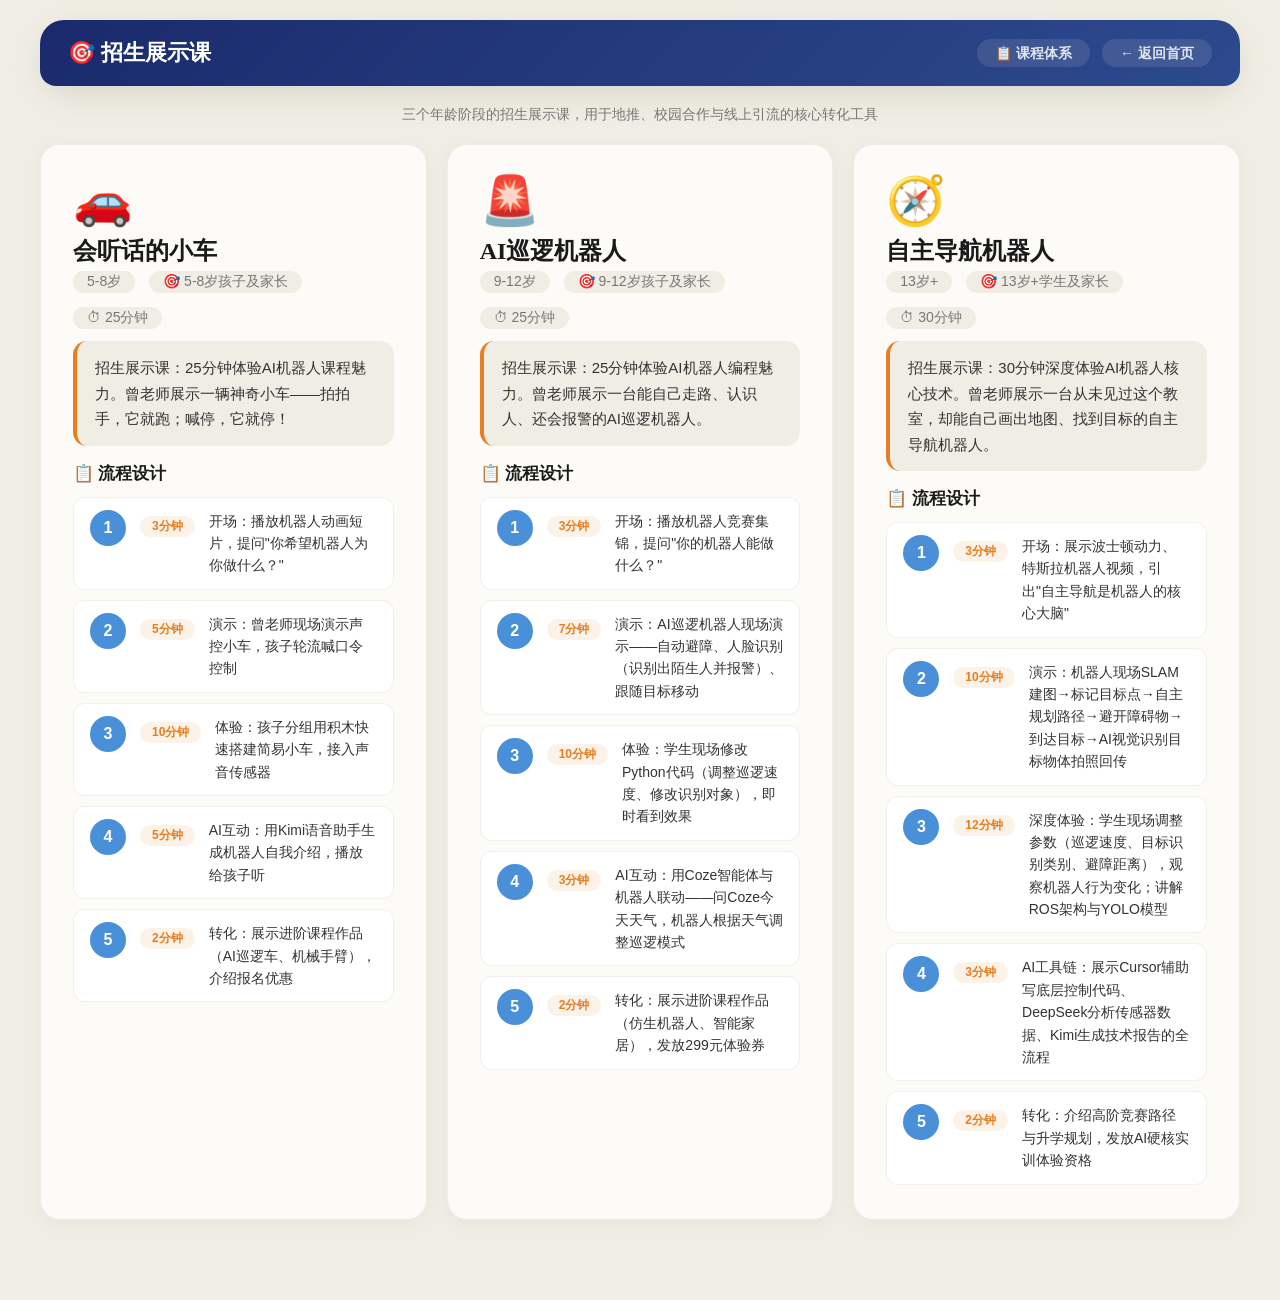
<file: demo.html>
<!DOCTYPE html>
<html lang="zh-CN">
<head>
    <meta charset="UTF-8" />
    <meta name="viewport" content="width=device-width, initial-scale=1.0, maximum-scale=1.0, user-scalable=no" />
    <title>招生展示课 - AI机器人·成长营</title>
    <link href="https://fonts.googleapis.cn/css2?family=Cormorant+Garamond:ital,wght@0,500;0,600;0,700;1,500&amp;family=Noto+Serif+SC:wght@500;700;900&amp;display=swap" rel="stylesheet" />
    <link rel="stylesheet" href="css/style.css" />
    <style>
        .demo-header {
            background: linear-gradient(135deg, #1a2a6c, #2d4a8e);
            border-radius: 24px 24px 16px 16px;
            padding: 18px 28px;
            box-shadow: 0 10px 40px -10px rgba(0, 0, 0, 0.15);
            margin-bottom: 20px;
            display: flex;
            align-items: center;
            justify-content: space-between;
            flex-wrap: wrap;
            gap: 10px;
        }
        .demo-header h1 {
            font-family: var(--font-serif);
            font-size: 22px;
            font-weight: 800;
            color: #fff;
        }
        .demo-header .back-link {
            color: rgba(255,255,255,0.85);
            text-decoration: none;
            font-size: 14px;
            font-weight: 600;
            padding: 6px 18px;
            border-radius: 30px;
            background: rgba(255,255,255,0.1);
            transition: all 0.2s;
        }
        .demo-header .back-link:hover {
            background: rgba(255,255,255,0.2);
            color: #fff;
        }

        .demo-card {
            background: var(--paper);
            border-radius: 20px;
            padding: 28px 32px 24px;
            box-shadow: var(--shadow);
            border: 1px solid var(--rule);
            margin-bottom: 20px;
        }
        .demo-card .demo-icon {
            font-size: 48px;
            margin-bottom: 6px;
        }
        .demo-card .demo-title {
            font-family: var(--font-serif);
            font-size: 24px;
            font-weight: 800;
            color: var(--ink);
            margin-bottom: 4px;
        }
        .demo-card .demo-meta {
            display: flex;
            gap: 14px;
            flex-wrap: wrap;
            font-size: 14px;
            color: var(--ink3);
            font-weight: 500;
            margin-bottom: 12px;
        }
        .demo-card .demo-meta span {
            background: var(--paper2);
            padding: 2px 14px;
            border-radius: 30px;
        }
        .demo-card .demo-desc {
            font-size: 15px;
            line-height: 1.7;
            color: var(--ink2);
            margin-bottom: 16px;
            padding: 14px 18px;
            background: var(--paper2);
            border-radius: 14px;
            border-left: 4px solid var(--robot-orange);
        }

        .flow-list {
            list-style: none;
            padding: 0;
        }
        .flow-item {
            display: flex;
            gap: 14px;
            padding: 12px 16px;
            margin-bottom: 10px;
            background: var(--card-bg);
            border-radius: 12px;
            border: 1px solid var(--rule);
            transition: all 0.2s;
            align-items: flex-start;
        }
        .flow-item:hover {
            border-color: var(--robot-blue-bd);
            box-shadow: var(--shadow);
        }
        .flow-item .step-num {
            flex-shrink: 0;
            width: 36px;
            height: 36px;
            border-radius: 50%;
            background: var(--robot-blue);
            color: #fff;
            display: flex;
            align-items: center;
            justify-content: center;
            font-weight: 700;
            font-size: 16px;
        }
        .flow-item .step-time {
            flex-shrink: 0;
            font-size: 12px;
            font-weight: 600;
            color: var(--robot-orange);
            background: rgba(230, 126, 34, 0.1);
            padding: 2px 12px;
            border-radius: 20px;
            white-space: nowrap;
            margin-top: 6px;
        }
        .flow-item .step-content {
            flex: 1;
            font-size: 14px;
            line-height: 1.6;
            color: var(--ink2);
        }

        .demo-grid {
            display: grid;
            grid-template-columns: repeat(auto-fill, minmax(360px, 1fr));
            gap: 20px;
        }

        @media (max-width: 768px) {
            .demo-card {
                padding: 20px 18px 18px;
            }
            .demo-card .demo-title {
                font-size: 20px;
            }
            .demo-grid {
                grid-template-columns: 1fr;
            }
            .flow-item {
                flex-direction: column;
                gap: 8px;
            }
        }
    </style>
</head>
<body>
    <div class="app-container">
        <div class="demo-header">
            <h1>🎯 招生展示课</h1>
            <div>
                <a href="curriculum.html" class="back-link">📋 课程体系</a>
                <a href="index.html" class="back-link" style="margin-left:8px;">← 返回首页</a>
            </div>
        </div>

        <p style="text-align:center;color:var(--ink3);font-size:14px;margin-bottom:20px;">
            三个年龄阶段的招生展示课，用于地推、校园合作与线上引流的核心转化工具
        </p>

        <div class="demo-grid" id="demoGrid">
            <!-- 由JS渲染 -->
        </div>
    </div>

    <script src="js/courses-data.js"></script>
    <script>
        (function() {
            const grid = document.getElementById('demoGrid');
            if (!grid) return;

            demoLessonsData.forEach((demo, idx) => {
                const ageLabel = getAgeLabel(demo.ageGroup);
                const ageCls = getAgeClass(demo.ageGroup);
                let flowHtml = '';
                demo.flow.forEach(f => {
                    flowHtml += `
                        <li class="flow-item">
                            <span class="step-num">${f.step}</span>
                            <span class="step-time">${f.time}</span>
                            <span class="step-content">${f.content}</span>
                        </li>
                    `;
                });

                const card = document.createElement('div');
                card.className = 'demo-card';
                card.style.animationDelay = (idx * 0.1).toFixed(2) + 's';
                card.innerHTML = `
                    <div class="demo-icon">${demo.icon}</div>
                    <div class="demo-title">${demo.title}</div>
                    <div class="demo-meta">
                        <span class="age-tag ${ageCls}">${ageLabel}</span>
                        <span>🎯 ${demo.target}</span>
                        <span>⏱ ${demo.duration}</span>
                    </div>
                    <div class="demo-desc">${demo.desc}</div>
                    <h3 style="font-family:var(--font-serif);font-size:17px;font-weight:700;color:var(--ink);margin-bottom:12px;">
                        📋 流程设计
                    </h3>
                    <ul class="flow-list">${flowHtml}</ul>
                `;
                grid.appendChild(card);
            });
        })();
    </script>
</body>
</html>
</file>
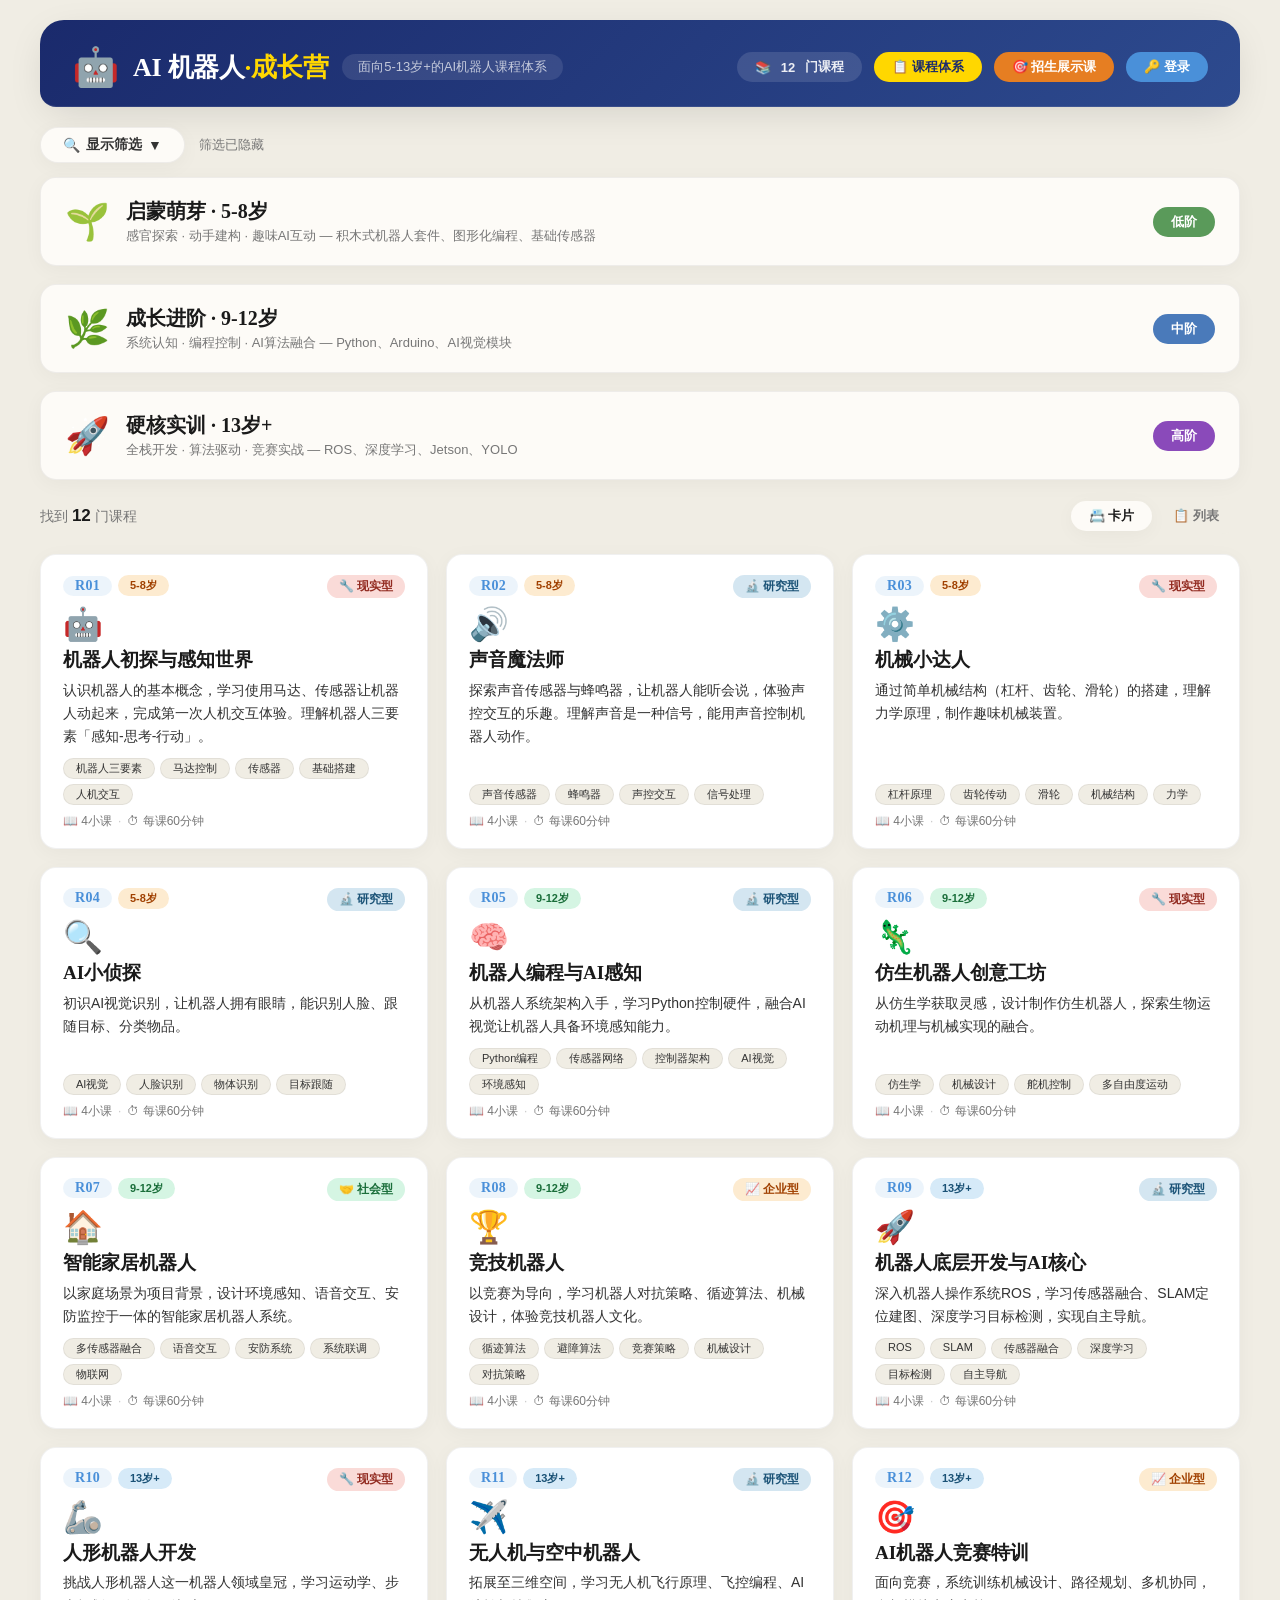
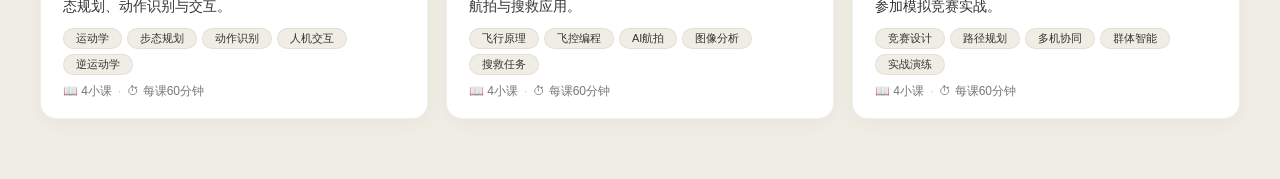
<file: lesson.html>
<!DOCTYPE html>
<html lang="zh-CN">
<head>
    <meta charset="UTF-8">
    <meta name="viewport" content="width=device-width, initial-scale=1.0">
    <title>AI机器人成长营 - 互动课件</title>
    <link rel="stylesheet" href="css/style.css">
    <link rel="stylesheet" href="css/detail.css">
    <style>
        * { box-sizing: border-box; margin: 0; padding: 0; }

        body {
            font-family: var(--font-sans, system-ui, -apple-system, sans-serif);
            background: var(--paper2, #F0EDE4);
            min-height: 100vh;
            padding: 0;
        }

        /* ===== 顶部导航栏 ===== */
        .lesson-topbar {
            background: linear-gradient(135deg, #1a2a6c, #2d4a8e);
            color: #fff;
            padding: 0 16px;
            display: flex;
            align-items: center;
            justify-content: space-between;
            height: 52px;
            position: sticky;
            top: 0;
            z-index: 100;
            box-shadow: 0 2px 12px rgba(0,0,0,0.15);
        }
        .lesson-topbar .topbar-left {
            display: flex;
            align-items: center;
            gap: 8px;
        }
        .lesson-topbar .topbar-back {
            color: #fff;
            text-decoration: none;
            font-size: 13px;
            font-weight: 600;
            padding: 6px 14px;
            border-radius: 20px;
            background: rgba(255,255,255,0.12);
            transition: all .2s;
            white-space: nowrap;
            display: flex;
            align-items: center;
            gap: 4px;
        }
        .lesson-topbar .topbar-back:hover {
            background: rgba(255,255,255,0.22);
            transform: translateX(-2px);
        }
        .lesson-topbar .topbar-title {
            font-family: var(--font-serif, 'Noto Serif SC', serif);
            font-size: 15px;
            font-weight: 700;
            white-space: nowrap;
            overflow: hidden;
            text-overflow: ellipsis;
            max-width: 200px;
        }
        .lesson-topbar .topbar-course {
            font-size: 11px;
            opacity: 0.75;
            white-space: nowrap;
            overflow: hidden;
            text-overflow: ellipsis;
            max-width: 140px;
        }

        /* ===== 主内容区 ===== */
        .lesson-main {
            max-width: 840px;
            margin: 0 auto;
            padding: 16px;
        }

        /* ===== 课程信息卡片 ===== */
        .lesson-info-card {
            background: var(--paper, #FDFBF7);
            border-radius: 16px;
            padding: 16px 20px;
            margin-bottom: 16px;
            box-shadow: 0 2px 12px rgba(0,0,0,0.05);
            border: 1px solid var(--paper3, #E8E3D8);
        }
        .lesson-info-card .info-badge {
            display: inline-block;
            font-size: 11px;
            font-weight: 700;
            padding: 3px 10px;
            border-radius: 12px;
            margin-bottom: 8px;
            background: #e8f0fe;
            color: #1a5276;
        }
        .lesson-info-card h2 {
            font-size: 1.15rem;
            color: var(--robot-blue, #4A90D9);
            margin-bottom: 6px;
            font-family: var(--font-serif, 'Noto Serif SC', serif);
        }
        .lesson-info-card .info-goal {
            font-size: 0.88rem;
            color: #5a4a3a;
            line-height: 1.7;
        }
        .lesson-info-card .info-goal strong {
            color: #1a2a6c;
        }

        /* ===== 课件模拟区 ===== */
        .lesson-sim-area {
            background: var(--paper, #FDFBF7);
            border-radius: 16px;
            box-shadow: 0 2px 12px rgba(0,0,0,0.05);
            border: 1px solid var(--paper3, #E8E3D8);
            overflow: hidden;
        }
        .lesson-sim-area .sim-loading {
            text-align: center;
            padding: 60px 20px;
            color: #7a6a5a;
        }
        .lesson-sim-area .sim-loading .icon {
            font-size: 48px;
            margin-bottom: 12px;
            animation: simFloat 1.5s ease-in-out infinite;
        }
        @keyframes simFloat {
            0%,100% { transform: translateY(0); }
            50% { transform: translateY(-8px); }
        }

        /* ===== 底部返回按钮（移动端备用） ===== */
        .lesson-bottom-back {
            text-align: center;
            padding: 20px 16px 32px;
        }
        .lesson-bottom-back a {
            display: inline-flex;
            align-items: center;
            gap: 6px;
            padding: 10px 24px;
            border-radius: 30px;
            background: #1a2a6c;
            color: #fff;
            text-decoration: none;
            font-size: 14px;
            font-weight: 600;
            transition: all .2s;
        }
        .lesson-bottom-back a:hover {
            background: #2d4a8e;
            transform: translateY(-2px);
            box-shadow: 0 4px 16px rgba(26,42,108,.3);
        }

        /* ===== 响应式布局 ===== */
        @media (max-width: 768px) {
            .lesson-topbar {
                height: 46px;
                padding: 0 10px;
            }
            .lesson-topbar .topbar-title {
                font-size: 13px;
                max-width: 140px;
            }
            .lesson-topbar .topbar-course {
                font-size: 10px;
                max-width: 100px;
            }
            .lesson-topbar .topbar-back {
                font-size: 12px;
                padding: 5px 10px;
            }
            .lesson-main {
                padding: 10px;
            }
            .lesson-info-card {
                padding: 12px 14px;
                border-radius: 12px;
                margin-bottom: 10px;
            }
            .lesson-info-card h2 {
                font-size: 1rem;
            }
            .lesson-info-card .info-goal {
                font-size: 0.8rem;
            }
            .lesson-bottom-back a {
                padding: 10px 20px;
                font-size: 13px;
            }
        }

        @media (max-width: 480px) {
            .lesson-topbar {
                height: 42px;
                padding: 0 8px;
            }
            .lesson-topbar .topbar-title {
                font-size: 12px;
                max-width: 100px;
            }
            .lesson-topbar .topbar-course {
                display: none;
            }
            .lesson-topbar .topbar-back {
                font-size: 11px;
                padding: 4px 8px;
                gap: 2px;
            }
            .lesson-topbar .topbar-back .back-text {
                display: none;
            }
            .lesson-main {
                padding: 6px;
            }
            .lesson-info-card {
                padding: 10px 12px;
                border-radius: 10px;
                margin-bottom: 8px;
            }
            .lesson-info-card h2 {
                font-size: 0.9rem;
            }
            .lesson-info-card .info-goal {
                font-size: 0.75rem;
            }
            .lesson-bottom-back {
                padding: 16px 10px 24px;
            }
        }
    </style>
</head>
<body>
    <!-- 顶部导航栏 -->
    <div class="lesson-topbar">
        <div class="topbar-left">
            <a href="index.html" class="topbar-back" id="topbarBackBtn">
                <span>←</span> <span class="back-text">返回课程</span>
            </a>
            <div>
                <div class="topbar-title" id="topbarTitle">互动课件</div>
                <div class="topbar-course" id="topbarCourse">AI机器人成长营</div>
            </div>
        </div>
    </div>

    <!-- 主内容区 -->
    <div class="lesson-main">
        <!-- 课程信息卡片 -->
        <div class="lesson-info-card" id="lessonInfoCard">
            <span class="info-badge" id="infoBadge">加载中...</span>
            <h2 id="lessonTopic">加载中...</h2>
            <p class="info-goal" id="lessonGoal"></p>
        </div>

        <!-- 课件模拟区 -->
        <div class="lesson-sim-area" id="simArea">
            <div class="sim-loading" id="loadingMsg">
                <div class="icon">⏳</div>
                <p>正在加载互动课件...</p>
            </div>
        </div>

        <!-- 底部返回按钮 -->
        <div class="lesson-bottom-back">
            <a href="index.html" id="bottomBackBtn">📚 返回课程首页</a>
        </div>
    </div>

    <script src="js/courses-data.js?v=2"></script>
    <script src="js/simulations.js?v=2"></script>
    <script src="js/auth.js?v=9"></script>
    <script>
        (function() {
            // 权限检查
            if (!AuthManager.isLoggedIn()) {
                alert('请先登录后再访问课件');
                window.location.href = 'index.html';
                return;
            }

            // 获取参数
            const params = new URLSearchParams(window.location.search);
            const courseId = parseInt(params.get('course'));
            const lessonNum = parseInt(params.get('lesson'));

            if (!courseId || !lessonNum || courseId < 1 || courseId > 12 || lessonNum < 1 || lessonNum > 4) {
                document.getElementById('loadingMsg').innerHTML = '<div class="icon">❌</div><p>参数错误，请从课程页面进入</p>';
                return;
            }

            // 获取课程信息
            const course = coursesData.find(c => c.id === courseId);
            if (!course) {
                document.getElementById('loadingMsg').innerHTML = '<div class="icon">❌</div><p>未找到该课程</p>';
                return;
            }

            const lesson = course.lessons.find(l => l.num === lessonNum);
            if (!lesson) {
                document.getElementById('loadingMsg').innerHTML = '<div class="icon">❌</div><p>未找到该课时</p>';
                return;
            }

            // 更新返回链接 — 指向正确的课程详情页
            const courseDetailUrl = 'course-detail.html?id=' + courseId;
            document.getElementById('topbarBackBtn').href = courseDetailUrl;
            document.getElementById('bottomBackBtn').href = courseDetailUrl;

            // 更新页面信息
            document.title = lesson.topic + ' - AI机器人成长营';
            document.getElementById('topbarTitle').textContent = lesson.topic;
            document.getElementById('topbarCourse').textContent = course.code + ' ' + course.title;
            document.getElementById('infoBadge').textContent = course.code + ' · ' + course.ageGroup + '岁';
            document.getElementById('lessonTopic').textContent = '第' + lessonNum + '课：' + lesson.topic;
            document.getElementById('lessonGoal').innerHTML =
                '<strong>🎯 教学目标：</strong>' + lesson.goal + '<br>' +
                '<strong>✅ 学习成果：</strong>' + lesson.outcome;

            // 加载模拟器
            const sim = Simulations.get(courseId, lessonNum);
            const simArea = document.getElementById('simArea');

            if (sim) {
                simArea.innerHTML = sim.html;
                if (sim.init) {
                    sim.init(simArea);
                }
            } else {
                simArea.innerHTML = '<div class="sim-loading"><div class="icon">🔧</div><p>该课件正在开发中，敬请期待！</p></div>';
            }
        })();
    </script>
</body>
</html>
</file>
<file: css/style.css>
/* ===== 变量 ===== */
:root {
    --paper: #FDFBF7;
    --paper2: #F0EDE4;
    --paper3: #E8E3D8;
    --ink: #1A1A1A;
    --ink2: #333333;
    --ink3: #777777;
    --gold: #C8A86B;
    --gold2: #B8924A;
    --gold-bg: rgba(200, 168, 107, 0.10);
    --gold-bd: rgba(200, 168, 107, 0.30);
    --rule: rgba(0, 0, 0, 0.06);
    --card-bg: #FFFFFF;
    --shadow: 0 4px 20px rgba(0, 0, 0, 0.04);
    --shadow2: 0 8px 32px rgba(0, 0, 0, 0.08);
    --radius: 16px;
    --max-w: 480px;
    --font-serif: 'Noto Serif SC', serif;
    --font-sans: -apple-system, BlinkMacSystemFont, "PingFang SC", "Helvetica Neue", STHeiti, "Microsoft YaHei", Tahoma, Arial, sans-serif;
    --font-el: 'Cormorant Garamond', serif;
    --robot-blue: #4A90D9;
    --robot-blue-bg: rgba(74, 144, 217, 0.10);
    --robot-blue-bd: rgba(74, 144, 217, 0.30);
    --robot-green: #5CB85C;
    --robot-orange: #E67E22;
}

*,
*::before,
*::after {
    box-sizing: border-box;
    margin: 0;
    padding: 0;
}

html {
    scroll-behavior: smooth;
}

body {
    font-family: var(--font-sans);
    background: var(--paper2);
    color: var(--ink);
    -webkit-font-smoothing: antialiased;
    padding: 20px 16px 60px;
    min-height: 100vh;
}

::-webkit-scrollbar {
    width: 6px;
}
::-webkit-scrollbar-track {
    background: var(--paper2);
}
::-webkit-scrollbar-thumb {
    background: var(--gold-bd);
    border-radius: 10px;
}
::-webkit-scrollbar-thumb:hover {
    background: var(--gold);
}

.app-container {
    max-width: 1200px;
    margin: 0 auto;
}

/* ===== 头部 ===== */
.header {
    background: linear-gradient(135deg, #1a2a6c, #2d4a8e);
    border-radius: 24px 24px 16px 16px;
    padding: 28px 32px 20px;
    box-shadow: 0 10px 40px -10px rgba(0, 0, 0, 0.15);
    margin-bottom: 20px;
    display: flex;
    flex-wrap: wrap;
    align-items: center;
    justify-content: space-between;
    border-bottom: 1px solid rgba(255,255,255,0.1);
}

.header-left {
    display: flex;
    align-items: center;
    gap: 14px;
    flex-wrap: wrap;
}

.header-left .logo {
    font-size: 38px;
    line-height: 1;
}

.header-left h1 {
    font-family: var(--font-serif);
    font-size: 26px;
    font-weight: 900;
    color: #fff;
    letter-spacing: -.01em;
}
.header-left h1 em {
    font-style: normal;
    color: #FFD700;
    position: relative;
}
.header-left h1 em::after {
    content: '';
    position: absolute;
    bottom: 2px;
    left: 0;
    width: 100%;
    height: 6px;
    background-color: rgba(255, 215, 0, 0.3);
    z-index: -1;
}

.header-left .sub {
    font-size: 13px;
    color: rgba(255,255,255,0.7);
    background: rgba(255,255,255,0.1);
    padding: 4px 16px;
    border-radius: 30px;
    font-weight: 500;
}

.header-right {
    display: flex;
    align-items: center;
    gap: 12px;
    flex-wrap: wrap;
}

.stats-badge {
    background: rgba(255,255,255,0.12);
    padding: 6px 18px;
    border-radius: 40px;
    font-size: 13px;
    font-weight: 600;
    color: rgba(255,255,255,0.9);
    display: flex;
    align-items: center;
    gap: 10px;
}

/* ===== 筛选切换条 ===== */
.filter-toggle-bar {
    display: flex;
    align-items: center;
    justify-content: flex-start;
    gap: 14px;
    margin-bottom: 14px;
    flex-wrap: wrap;
}

.filter-toggle-btn {
    padding: 8px 22px;
    border-radius: 40px;
    border: 1px solid var(--rule);
    background: var(--paper);
    font-size: 14px;
    font-weight: 600;
    color: var(--ink2);
    cursor: pointer;
    transition: all 0.25s;
    font-family: var(--font-sans);
    display: flex;
    align-items: center;
    gap: 6px;
    box-shadow: var(--shadow);
}
.filter-toggle-btn:hover {
    border-color: var(--robot-blue-bd);
    background: var(--paper);
    transform: translateY(-1px);
    box-shadow: var(--shadow2);
}
.filter-toggle-btn.active {
    border-color: var(--robot-blue);
    background: var(--robot-blue);
    color: #fff;
    box-shadow: 0 4px 16px rgba(74, 144, 217, 0.25);
}
.filter-toggle-btn.active:hover {
    background: #3a7bc8;
    border-color: #3a7bc8;
}
.filter-toggle-btn .arrow {
    display: inline-block;
    transition: transform 0.3s ease;
    font-size: 14px;
}
.filter-toggle-btn.active .arrow {
    transform: rotate(180deg);
}

.filter-status {
    font-size: 13px;
    color: var(--ink3);
    font-weight: 500;
}

/* ===== 筛选栏 ===== */
.filter-section {
    background: var(--paper);
    border-radius: 16px;
    padding: 18px 24px;
    box-shadow: var(--shadow);
    margin-bottom: 20px;
    border: 1px solid var(--rule);
    overflow: hidden;
    transition: max-height 0.5s cubic-bezier(0.4, 0, 0.2, 1),
        opacity 0.4s ease,
        padding 0.4s ease,
        margin 0.4s ease;
    max-height: 800px;
    opacity: 1;
    padding: 18px 24px;
}
.filter-section.hidden {
    max-height: 0;
    opacity: 0;
    padding: 0 24px;
    margin-bottom: 0;
    border-width: 0;
    pointer-events: none;
}

.filter-row {
    display: flex;
    flex-wrap: wrap;
    align-items: center;
    gap: 10px 16px;
}

.filter-group {
    display: flex;
    flex-wrap: wrap;
    align-items: center;
    gap: 6px;
}

.filter-group .label {
    font-size: 13px;
    font-weight: 600;
    color: var(--ink3);
    margin-right: 2px;
}

.filter-btn {
    padding: 6px 16px;
    border-radius: 30px;
    border: 1px solid var(--rule);
    background: transparent;
    font-size: 13px;
    font-weight: 600;
    color: var(--ink2);
    cursor: pointer;
    transition: all 0.2s;
    font-family: var(--font-sans);
}
.filter-btn:hover {
    border-color: var(--robot-blue-bd);
    background: var(--robot-blue-bg);
}
.filter-btn.active {
    border-color: var(--robot-blue);
    background: var(--robot-blue);
    color: #fff;
    box-shadow: 0 2px 12px rgba(74, 144, 217, 0.25);
}

.filter-btn.age-btn {
    min-width: 64px;
    justify-content: center;
}

.filter-btn.career-btn {
    min-width: 48px;
    justify-content: center;
}
.filter-btn.career-btn .emoji {
    margin-right: 3px;
}

.filter-btn.knowledge-btn {
    min-width: 40px;
    justify-content: center;
}

.filter-clear {
    padding: 6px 14px;
    border-radius: 30px;
    border: none;
    background: var(--paper2);
    font-size: 12px;
    font-weight: 600;
    color: var(--ink3);
    cursor: pointer;
    transition: all 0.2s;
    font-family: var(--font-sans);
}
.filter-clear:hover {
    background: var(--paper3);
    color: var(--ink2);
}

/* ===== 工具栏 ===== */
.toolbar {
    display: flex;
    flex-wrap: wrap;
    align-items: center;
    justify-content: space-between;
    margin-bottom: 20px;
    gap: 12px;
}

.toolbar-left {
    display: flex;
    align-items: center;
    gap: 12px;
}

.toolbar-left .count {
    font-size: 14px;
    color: var(--ink3);
    font-weight: 500;
}
.toolbar-left .count strong {
    color: var(--ink);
    font-size: 17px;
    font-weight: 700;
}

.view-toggle {
    display: flex;
    background: var(--paper2);
    border-radius: 40px;
    padding: 3px;
    gap: 3px;
}
.view-toggle button {
    border: none;
    background: transparent;
    padding: 6px 18px;
    border-radius: 30px;
    font-size: 13px;
    font-weight: 600;
    color: var(--ink3);
    cursor: pointer;
    transition: all 0.2s;
    font-family: var(--font-sans);
}
.view-toggle button.active {
    background: var(--paper);
    color: var(--ink);
    box-shadow: var(--shadow);
}
.view-toggle button:hover:not(.active) {
    color: var(--ink);
}

/* ===== 课程网格 ===== */
.course-grid {
    display: grid;
    grid-template-columns: repeat(auto-fill, minmax(300px, 1fr));
    gap: 18px;
    transition: all 0.3s;
}

.course-grid.list-view {
    display: flex;
    flex-direction: column;
    gap: 12px;
}

/* ===== 课程卡片 ===== */
.course-card {
    background: var(--card-bg);
    border-radius: 16px;
    padding: 20px 22px 18px;
    border: 1px solid var(--rule);
    box-shadow: var(--shadow);
    transition: all 0.3s;
    display: flex;
    flex-direction: column;
    position: relative;
    overflow: hidden;
}
.course-card:hover {
    border-color: var(--robot-blue-bd);
    box-shadow: var(--shadow2);
    transform: translateY(-2px);
}

.course-card .top-row {
    display: flex;
    justify-content: space-between;
    align-items: flex-start;
    gap: 10px;
    margin-bottom: 10px;
}

.course-card .top-row .left-tags {
    display: flex;
    flex-wrap: wrap;
    align-items: center;
    gap: 6px;
}

.course-card .course-id {
    font-family: var(--font-el);
    font-size: 14px;
    font-weight: 700;
    padding: 2px 12px;
    border-radius: 30px;
    background: var(--robot-blue-bg);
    color: var(--robot-blue);
    white-space: nowrap;
    letter-spacing: 0.02em;
}

.course-card .age-tag {
    font-size: 11px;
    font-weight: 700;
    padding: 3px 12px;
    border-radius: 30px;
    background: var(--paper2);
    color: var(--ink2);
    white-space: nowrap;
}
.course-card .age-tag.age-5-8 {
    background: #fdebd0;
    color: #a04000;
}
.course-card .age-tag.age-9-12 {
    background: #d5f5e3;
    color: #1a6e3a;
}
.course-card .age-tag.age-13 {
    background: #d6eaf8;
    color: #1a5276;
}

.course-card .career-tag {
    font-size: 12px;
    font-weight: 700;
    padding: 3px 12px;
    border-radius: 30px;
    white-space: nowrap;
}
.career-tag.career-R {
    background: #fadbd8;
    color: #922b21;
}
.career-tag.career-I {
    background: #d4e6f1;
    color: #1a5276;
}
.career-tag.career-A {
    background: #ebdef0;
    color: #6c3483;
}
.career-tag.career-S {
    background: #d5f5e3;
    color: #1a6e3a;
}
.career-tag.career-E {
    background: #fdebd0;
    color: #a04000;
}
.career-tag.career-C {
    background: #e8e8e8;
    color: #5d6d7e;
}

.course-card .course-icon {
    font-size: 32px;
    line-height: 1;
    margin-bottom: 4px;
}

.course-card .course-title {
    font-family: var(--font-serif);
    font-size: 19px;
    font-weight: 700;
    color: var(--ink);
    margin: 4px 0 4px;
    line-height: 1.3;
    cursor: pointer;
    transition: color 0.2s;
    border-bottom: 2px solid transparent;
    display: inline-block;
    width: fit-content;
}
.course-card .course-title:hover {
    color: var(--robot-blue);
    border-bottom-color: var(--robot-blue-bd);
}

.course-card .course-desc {
    font-size: 14px;
    color: var(--ink2);
    line-height: 1.65;
    margin-bottom: 10px;
    flex: 1;
    font-weight: 400;
}

.course-card .knowledge-wrap {
    display: flex;
    flex-wrap: wrap;
    gap: 5px;
    margin-bottom: 4px;
}
.course-card .knowledge-tag {
    font-size: 11px;
    font-weight: 500;
    padding: 2px 12px;
    border-radius: 20px;
    background: var(--paper2);
    color: var(--ink2);
    border: 1px solid var(--rule);
}

/* ===== 列表视图 ===== */
.course-grid.list-view .course-card {
    flex-direction: row;
    flex-wrap: wrap;
    align-items: center;
    padding: 14px 20px;
    gap: 10px 16px;
}
.course-grid.list-view .course-card .top-row {
    margin-bottom: 0;
    flex: 0 0 auto;
    gap: 6px;
}
.course-grid.list-view .course-card .course-icon {
    font-size: 26px;
    margin-bottom: 0;
}
.course-grid.list-view .course-card .course-title {
    font-size: 16px;
    margin: 0;
    flex: 1 1 140px;
}
.course-grid.list-view .course-card .course-desc {
    margin-bottom: 0;
    flex: 2 1 200px;
    font-size: 13px;
}
.course-grid.list-view .course-card .knowledge-wrap {
    margin-bottom: 0;
    flex: 1 1 120px;
}
.course-grid.list-view .course-card .top-row .left-tags {
    flex-wrap: nowrap;
}

/* ===== 空状态 ===== */
.empty-state {
    text-align: center;
    padding: 60px 20px;
    background: var(--paper);
    border-radius: 16px;
    box-shadow: var(--shadow);
    border: 1px solid var(--rule);
}
.empty-state .emoji {
    font-size: 48px;
    display: block;
    margin-bottom: 12px;
}
.empty-state h3 {
    font-family: var(--font-serif);
    font-size: 20px;
    color: var(--ink);
    margin-bottom: 6px;
}
.empty-state p {
    color: var(--ink3);
    font-size: 14px;
}

/* ===== 弹窗 ===== */
.popup-overlay {
    position: fixed;
    top: 0;
    left: 0;
    width: 100%;
    height: 100%;
    background: rgba(0, 0, 0, 0.45);
    backdrop-filter: blur(6px);
    display: flex;
    align-items: center;
    justify-content: center;
    z-index: 1000;
    opacity: 0;
    visibility: hidden;
    transition: opacity 0.3s ease, visibility 0.3s ease;
}
.popup-overlay.active {
    opacity: 1;
    visibility: visible;
}

.popup-card {
    background: var(--paper);
    border-radius: 24px;
    max-width: 640px;
    width: 94%;
    padding: 28px 32px 24px;
    box-shadow: 0 40px 80px rgba(0, 0, 0, 0.25);
    transform: scale(0.95) translateY(20px);
    transition: transform 0.35s ease, opacity 0.35s ease;
    opacity: 0;
    max-height: 88vh;
    overflow-y: auto;
    position: relative;
    border: 1px solid var(--rule);
}
.popup-overlay.active .popup-card {
    transform: scale(1) translateY(0);
    opacity: 1;
}

.popup-card .popup-close {
    position: sticky;
    top: 0;
    float: right;
    background: var(--paper);
    border: none;
    font-size: 28px;
    color: var(--ink3);
    cursor: pointer;
    transition: color 0.2s;
    line-height: 1;
    padding: 0 4px;
    z-index: 2;
    border-radius: 50%;
    width: 40px;
    height: 40px;
    display: flex;
    align-items: center;
    justify-content: center;
    margin-top: -8px;
    margin-right: -8px;
    box-shadow: 0 2px 12px rgba(0,0,0,0.04);
}
.popup-card .popup-close:hover {
    color: var(--ink);
    background: var(--paper2);
}

.popup-card .popup-icon {
    font-size: 40px;
    margin-bottom: 4px;
}
.popup-card .popup-title {
    font-family: var(--font-serif);
    font-size: 24px;
    font-weight: 700;
    color: var(--ink);
    margin-bottom: 2px;
}
.popup-card .popup-sub {
    display: flex;
    gap: 10px;
    flex-wrap: wrap;
    margin-bottom: 14px;
    font-size: 13px;
    font-weight: 600;
    color: var(--ink3);
}
.popup-card .popup-sub span {
    background: var(--paper2);
    padding: 2px 14px;
    border-radius: 30px;
}

/* 关联说明 */
.popup-card .popup-relation {
    font-size: 15px;
    line-height: 1.7;
    color: var(--ink2);
    background: var(--paper2);
    padding: 14px 18px;
    border-radius: 14px;
    border-left: 4px solid var(--robot-blue);
    margin-bottom: 18px;
}
.popup-card .popup-relation strong {
    color: var(--ink);
}

/* 小课列表 */
.popup-card .popup-lessons-title {
    font-family: var(--font-serif);
    font-size: 18px;
    font-weight: 700;
    color: var(--ink);
    margin-bottom: 12px;
    display: flex;
    align-items: center;
    gap: 10px;
}
.popup-card .popup-lessons-title .badge {
    font-size: 12px;
    font-weight: 600;
    background: var(--robot-blue-bg);
    color: var(--robot-blue);
    padding: 0 14px;
    border-radius: 30px;
    border: 1px solid var(--robot-blue-bd);
}

.popup-card .lesson-item {
    background: var(--card-bg);
    border-radius: 12px;
    padding: 12px 16px;
    margin-bottom: 10px;
    border: 1px solid var(--rule);
    transition: all 0.2s;
}
.popup-card .lesson-item:hover {
    border-color: var(--robot-blue-bd);
    box-shadow: var(--shadow);
}
.popup-card .lesson-item .lesson-header {
    display: flex;
    align-items: center;
    gap: 10px;
    margin-bottom: 4px;
}
.popup-card .lesson-item .lesson-num {
    font-family: var(--font-el);
    font-size: 16px;
    font-weight: 700;
    color: var(--robot-blue);
    background: var(--robot-blue-bg);
    padding: 0 12px;
    border-radius: 30px;
    min-width: 48px;
    text-align: center;
    line-height: 28px;
}
.popup-card .lesson-item .lesson-topic {
    font-size: 16px;
    font-weight: 700;
    color: var(--ink);
}
.popup-card .lesson-item .lesson-detail {
    font-size: 14px;
    color: var(--ink2);
    line-height: 1.6;
    padding-left: 4px;
}
.popup-card .lesson-item .lesson-detail .label {
    font-weight: 600;
    color: var(--ink);
    display: inline-block;
    min-width: 52px;
}
.popup-card .lesson-item .lesson-detail .label-outcome {
    font-weight: 600;
    color: var(--robot-orange);
    display: inline-block;
    min-width: 52px;
}

/* ===== 阶段横幅 ===== */
.stage-banner {
    background: var(--paper);
    border-radius: 16px;
    padding: 20px 24px;
    margin-bottom: 18px;
    border: 1px solid var(--rule);
    box-shadow: var(--shadow);
    display: flex;
    align-items: center;
    gap: 16px;
    flex-wrap: wrap;
}
.stage-banner .stage-icon {
    font-size: 36px;
}
.stage-banner .stage-info {
    flex: 1;
}
.stage-banner .stage-info h2 {
    font-family: var(--font-serif);
    font-size: 20px;
    font-weight: 700;
    color: var(--ink);
    margin-bottom: 2px;
}
.stage-banner .stage-info p {
    font-size: 13px;
    color: var(--ink3);
}
.stage-banner .stage-badge {
    padding: 6px 18px;
    border-radius: 30px;
    font-size: 13px;
    font-weight: 700;
    color: #fff;
}
.stage-badge.sb-basic {
    background: #5a9a5a;
}
.stage-badge.sb-inter {
    background: #4a7aba;
}
.stage-badge.sb-adv {
    background: #8a4aba;
}

/* ===== 响应式 ===== */
@media (max-width: 768px) {
    body {
        padding: 12px 10px 40px;
    }
    .header {
        padding: 20px 20px 16px;
        flex-direction: column;
        align-items: stretch;
        gap: 12px;
    }
    .header-left h1 {
        font-size: 22px;
    }
    .header-left .sub {
        font-size: 12px;
    }
    .header-right {
        justify-content: space-between;
    }
    .filter-toggle-bar {
        gap: 10px;
    }
    .filter-toggle-btn {
        padding: 6px 16px;
        font-size: 13px;
    }
    .filter-section {
        padding: 14px 16px;
    }
    .filter-section.hidden {
        padding: 0 16px;
    }
    .filter-row {
        gap: 8px 12px;
    }
    .filter-btn {
        padding: 5px 12px;
        font-size: 12px;
    }
    .course-grid {
        grid-template-columns: 1fr;
    }
    .course-grid.list-view .course-card {
        flex-direction: column;
        align-items: stretch;
    }
    .toolbar {
        flex-direction: column;
        align-items: stretch;
        gap: 10px;
    }
    .toolbar-left {
        flex-wrap: wrap;
        justify-content: space-between;
    }
    .view-toggle button {
        padding: 5px 14px;
        font-size: 12px;
    }
    .course-card .top-row {
        flex-wrap: wrap;
    }
    .course-grid.list-view .course-card .top-row .left-tags {
        flex-wrap: wrap;
    }
    .popup-card {
        padding: 20px 18px 18px;
        max-width: 98%;
        max-height: 92vh;
    }
    .popup-card .popup-title {
        font-size: 20px;
    }
    .popup-card .lesson-item {
        padding: 10px 12px;
    }
    .popup-card .lesson-item .lesson-topic {
        font-size: 14px;
    }
    .popup-card .lesson-item .lesson-detail {
        font-size: 13px;
    }
}

@media (max-width: 480px) {
    .header-left .logo {
        font-size: 30px;
    }
    .header-left h1 {
        font-size: 19px;
    }
    .filter-toggle-btn {
        font-size: 12px;
        padding: 5px 14px;
    }
    .filter-btn {
        font-size: 11px;
        padding: 4px 10px;
    }
    .course-card {
        padding: 14px 16px 14px;
    }
    .course-card .course-title {
        font-size: 17px;
    }
    .course-card .course-id {
        font-size: 12px;
        padding: 2px 10px;
    }
    .popup-card .popup-lessons-title {
        font-size: 16px;
    }
    .popup-card .lesson-item .lesson-num {
        font-size: 14px;
        min-width: 40px;
        line-height: 24px;
    }
}

/* ===== 动画 ===== */
@keyframes floatUp {
    0% {
        opacity: 0;
        transform: translateY(16px);
    }
    100% {
        opacity: 1;
        transform: translateY(0);
    }
}
.course-card {
    animation: floatUp 0.4s ease forwards;
}

/* ===== 登录/注册弹窗 ===== */
.auth-overlay {
    position: fixed;
    top: 0;
    left: 0;
    width: 100%;
    height: 100%;
    background: rgba(15, 23, 42, 0.6);
    backdrop-filter: blur(8px);
    -webkit-backdrop-filter: blur(8px);
    display: flex;
    align-items: center;
    justify-content: center;
    z-index: 9999;
    animation: authFadeIn 0.25s ease;
}

@keyframes authFadeIn {
    from { opacity: 0; }
    to { opacity: 1; }
}

@keyframes authSlideUp {
    from { opacity: 0; transform: translateY(24px) scale(0.96); }
    to { opacity: 1; transform: translateY(0) scale(1); }
}

.auth-card {
    background: #fff;
    border-radius: 20px;
    width: 92%;
    max-width: 420px;
    position: relative;
    box-shadow: 0 25px 60px rgba(0, 0, 0, 0.15), 0 0 0 1px rgba(255,255,255,0.1);
    overflow: hidden;
    animation: authSlideUp 0.35s cubic-bezier(0.16, 1, 0.3, 1);
}

.auth-card-header {
    background: linear-gradient(135deg, #4A90D9 0%, #67B8DE 50%, #89C4E8 100%);
    padding: 32px 28px 28px;
    text-align: center;
    position: relative;
    overflow: hidden;
}

.auth-card-header::before {
    content: '';
    position: absolute;
    top: -50%;
    left: -50%;
    width: 200%;
    height: 200%;
    background: radial-gradient(circle, rgba(255,255,255,0.1) 0%, transparent 60%);
    animation: authShimmer 6s ease-in-out infinite;
}

@keyframes authShimmer {
    0%, 100% { transform: translate(0, 0); }
    50% { transform: translate(20%, 20%); }
}

.auth-card-icon {
    font-size: 48px;
    margin-bottom: 12px;
    filter: drop-shadow(0 4px 8px rgba(0,0,0,0.1));
    position: relative;
    z-index: 1;
}

.auth-card-header h2 {
    font-size: 22px;
    font-weight: 700;
    color: #fff;
    margin: 0 0 6px;
    letter-spacing: 1px;
    position: relative;
    z-index: 1;
}

.auth-card-header p {
    font-size: 13px;
    color: rgba(255, 255, 255, 0.85);
    margin: 0;
    position: relative;
    z-index: 1;
}

.auth-tabs {
    display: flex;
    position: relative;
    border-bottom: 1px solid #f0f0f0;
    background: #fafafa;
}

.auth-tab {
    flex: 1;
    padding: 14px 0;
    border: none;
    background: none;
    font-size: 15px;
    font-weight: 600;
    color: #999;
    cursor: pointer;
    transition: color 0.3s;
    position: relative;
    z-index: 1;
}

.auth-tab.active {
    color: var(--robot-blue);
}

.auth-tab-indicator {
    position: absolute;
    bottom: 0;
    left: 0;
    width: 50%;
    height: 3px;
    background: linear-gradient(90deg, var(--robot-blue), #67B8DE);
    border-radius: 3px 3px 0 0;
    transition: transform 0.3s cubic-bezier(0.4, 0, 0.2, 1);
}

.auth-tab-indicator.right {
    transform: translateX(100%);
}

.auth-card-body {
    padding: 24px 28px 28px;
}

.auth-form {
    display: none;
}

.auth-form.active {
    display: block;
    animation: authFadeIn 0.3s ease;
}

.auth-input-group {
    position: relative;
    margin-bottom: 16px;
}

.auth-input-icon {
    position: absolute;
    left: 14px;
    top: 50%;
    transform: translateY(-50%);
    font-size: 16px;
    z-index: 1;
    pointer-events: none;
}

.auth-input-group input {
    width: 100%;
    padding: 14px 16px 14px 44px;
    border: 2px solid #e8e8e8;
    border-radius: 12px;
    font-size: 15px;
    background: #fafafa;
    transition: all 0.25s ease;
    color: var(--ink);
    box-sizing: border-box;
}

.auth-input-group input:focus {
    outline: none;
    border-color: var(--robot-blue);
    background: #fff;
    box-shadow: 0 0 0 4px rgba(74, 144, 217, 0.1);
}

.auth-input-group input::placeholder {
    color: #bbb;
}

.auth-input-group select.auth-select {
    width: 100%;
    padding: 14px 16px 14px 44px;
    border: 2px solid #e8e8e8;
    border-radius: 12px;
    font-size: 15px;
    background: #fafafa;
    transition: all 0.25s ease;
    color: var(--ink);
    box-sizing: border-box;
    appearance: none;
    -webkit-appearance: none;
    background-image: url("data:image/svg+xml,%3Csvg xmlns='http://www.w3.org/2000/svg' width='12' height='12' viewBox='0 0 12 12'%3E%3Cpath fill='%23999' d='M6 8L1 3h10z'/%3E%3C/svg%3E");
    background-repeat: no-repeat;
    background-position: right 14px center;
    cursor: pointer;
}

.auth-input-group select.auth-select:focus {
    outline: none;
    border-color: var(--robot-blue);
    background-color: #fff;
    box-shadow: 0 0 0 4px rgba(74, 144, 217, 0.1);
}

.auth-msg {
    text-align: center;
    font-size: 13px;
    min-height: 20px;
    margin-bottom: 8px;
    color: #e74c3c;
    transition: all 0.2s;
}

.auth-msg.success {
    color: #27ae60;
}

.auth-submit-btn {
    width: 100%;
    padding: 14px;
    background: linear-gradient(135deg, #4A90D9 0%, #67B8DE 100%);
    color: #fff;
    border: none;
    border-radius: 12px;
    font-size: 16px;
    font-weight: 700;
    cursor: pointer;
    transition: all 0.25s ease;
    letter-spacing: 2px;
    box-shadow: 0 4px 15px rgba(74, 144, 217, 0.3);
}

.auth-submit-btn:hover {
    transform: translateY(-1px);
    box-shadow: 0 6px 20px rgba(74, 144, 217, 0.4);
}

.auth-submit-btn:active {
    transform: translateY(0);
    box-shadow: 0 2px 10px rgba(74, 144, 217, 0.3);
}

.auth-close-btn {
    position: absolute;
    top: 16px;
    right: 16px;
    width: 32px;
    height: 32px;
    border: none;
    background: rgba(255, 255, 255, 0.2);
    border-radius: 50%;
    color: #fff;
    cursor: pointer;
    display: flex;
    align-items: center;
    justify-content: center;
    transition: all 0.2s;
    z-index: 2;
}

.auth-close-btn:hover {
    background: rgba(255, 255, 255, 0.35);
    transform: rotate(90deg);
}

/* ===== 课程详情页 - 进入学习按钮 ===== */
.lesson-enter-btn {
    display: inline-block;
    padding: 6px 14px;
    background: var(--robot-blue);
    color: #fff;
    border: none;
    border-radius: 6px;
    font-size: 13px;
    font-weight: 500;
    cursor: pointer;
    text-decoration: none;
    transition: all 0.2s;
    margin-left: auto;
}

.lesson-enter-btn:hover {
    background: #3a7bc8;
    transform: translateY(-1px);
}

.lesson-enter-btn.lesson-locked {
    background: var(--ink3);
    cursor: pointer;
}

.lesson-enter-btn.lesson-locked:hover {
    background: #555;
}
</file>
<file: css/detail.css>
/* ===== 详情页样式 ===== */
.detail-header {
    background: linear-gradient(135deg, #1a2a6c, #2d4a8e);
    border-radius: 24px 24px 16px 16px;
    padding: 18px 28px;
    box-shadow: 0 10px 40px -10px rgba(0, 0, 0, 0.15);
    margin-bottom: 20px;
    display: flex;
    align-items: center;
    justify-content: space-between;
    flex-wrap: wrap;
    gap: 10px;
}

.detail-header .back-link {
    color: rgba(255,255,255,0.85);
    text-decoration: none;
    font-size: 14px;
    font-weight: 600;
    padding: 6px 18px;
    border-radius: 30px;
    background: rgba(255,255,255,0.1);
    transition: all 0.2s;
}
.detail-header .back-link:hover {
    background: rgba(255,255,255,0.2);
    color: #fff;
}

.detail-header .detail-badge {
    font-size: 13px;
    font-weight: 600;
    color: rgba(255,255,255,0.7);
    background: rgba(255,255,255,0.08);
    padding: 4px 16px;
    border-radius: 30px;
}

/* 主信息区 */
.detail-main {
    background: var(--paper);
    border-radius: 20px;
    padding: 28px 32px 24px;
    box-shadow: var(--shadow);
    border: 1px solid var(--rule);
    margin-bottom: 20px;
    position: relative;
}

.detail-main .top-tags {
    display: flex;
    gap: 8px;
    flex-wrap: wrap;
    margin-bottom: 10px;
}

.detail-main .top-tags .course-id {
    font-family: var(--font-el);
    font-size: 14px;
    font-weight: 700;
    padding: 2px 14px;
    border-radius: 30px;
    background: var(--robot-blue-bg);
    color: var(--robot-blue);
}

.detail-main .top-tags .age-tag {
    font-size: 12px;
    font-weight: 700;
    padding: 3px 14px;
    border-radius: 30px;
}
.detail-main .top-tags .age-tag.age-5-8 { background: #fdebd0; color: #a04000; }
.detail-main .top-tags .age-tag.age-9-12 { background: #d5f5e3; color: #1a6e3a; }
.detail-main .top-tags .age-tag.age-13 { background: #d6eaf8; color: #1a5276; }

.detail-main .top-tags .career-tag {
    font-size: 12px;
    font-weight: 700;
    padding: 3px 14px;
    border-radius: 30px;
}

.detail-icon {
    font-size: 48px;
    line-height: 1;
    margin-bottom: 6px;
}

.detail-title {
    font-family: var(--font-serif);
    font-size: 28px;
    font-weight: 900;
    color: var(--ink);
    margin-bottom: 4px;
}

.detail-meta {
    display: flex;
    gap: 14px;
    flex-wrap: wrap;
    font-size: 14px;
    color: var(--ink3);
    font-weight: 500;
    margin-bottom: 14px;
}

.detail-desc {
    font-size: 16px;
    line-height: 1.7;
    color: var(--ink2);
    margin-bottom: 14px;
}

.detail-knowledge {
    display: flex;
    flex-wrap: wrap;
    gap: 6px;
    margin-bottom: 16px;
}
.detail-knowledge .knowledge-tag {
    font-size: 12px;
    font-weight: 500;
    padding: 3px 14px;
    border-radius: 20px;
    background: var(--paper2);
    color: var(--ink2);
    border: 1px solid var(--rule);
}

.detail-relation {
    font-size: 15px;
    line-height: 1.7;
    color: var(--ink2);
    background: var(--paper2);
    padding: 14px 18px;
    border-radius: 14px;
    border-left: 4px solid var(--robot-blue);
    margin-bottom: 4px;
}
.detail-relation strong {
    color: var(--ink);
}

/* 小课列表 */
.detail-lessons-title {
    font-family: var(--font-serif);
    font-size: 20px;
    font-weight: 700;
    color: var(--ink);
    margin-bottom: 14px;
    display: flex;
    align-items: center;
    gap: 12px;
}
.detail-lessons-title .badge {
    font-size: 13px;
    font-weight: 600;
    background: var(--robot-blue-bg);
    color: var(--robot-blue);
    padding: 2px 16px;
    border-radius: 30px;
    border: 1px solid var(--robot-blue-bd);
}

.detail-lesson-item {
    background: var(--card-bg);
    border-radius: 14px;
    padding: 14px 18px;
    margin-bottom: 12px;
    border: 1px solid var(--rule);
    transition: all 0.2s;
    box-shadow: var(--shadow);
}
.detail-lesson-item:hover {
    border-color: var(--robot-blue-bd);
    box-shadow: var(--shadow2);
}

.detail-lesson-item .lesson-header {
    display: flex;
    align-items: center;
    gap: 12px;
    margin-bottom: 6px;
    flex-wrap: wrap;
}

.detail-lesson-item .lesson-num {
    font-family: var(--font-el);
    font-size: 16px;
    font-weight: 700;
    color: var(--robot-blue);
    background: var(--robot-blue-bg);
    padding: 0 14px;
    border-radius: 30px;
    min-width: 56px;
    text-align: center;
    line-height: 30px;
}

.detail-lesson-item .lesson-topic {
    font-size: 17px;
    font-weight: 700;
    color: var(--ink);
}

.detail-lesson-item .lesson-courseware-btn {
    margin-left: auto;
    padding: 4px 14px;
    border-radius: 20px;
    background: var(--robot-blue-bg);
    color: var(--robot-blue);
    text-decoration: none;
    font-size: 13px;
    font-weight: 600;
    border: 1px solid var(--robot-blue-bd);
    transition: all 0.2s;
}
.detail-lesson-item .lesson-courseware-btn:hover {
    background: var(--robot-blue);
    color: #fff;
}

.detail-lesson-item .lesson-detail {
    font-size: 14px;
    color: var(--ink2);
    line-height: 1.7;
    padding-left: 4px;
}

.detail-lesson-item .lesson-detail .label {
    font-weight: 600;
    color: var(--ink);
    display: inline-block;
    min-width: 56px;
}

.detail-lesson-item .lesson-detail .label-outcome {
    font-weight: 600;
    color: var(--robot-orange);
    display: inline-block;
    min-width: 56px;
}

/* 错误/加载状态 */
.detail-error, .detail-loading {
    text-align: center;
    padding: 60px 20px;
    background: var(--paper);
    border-radius: 16px;
    box-shadow: var(--shadow);
    border: 1px solid var(--rule);
}
.detail-error .emoji, .detail-loading .emoji {
    font-size: 48px;
    display: block;
    margin-bottom: 12px;
}
.detail-error h3, .detail-loading h3 {
    font-family: var(--font-serif);
    font-size: 20px;
    color: var(--ink);
    margin-bottom: 6px;
}
.detail-error p {
    color: var(--ink3);
    font-size: 14px;
    margin-bottom: 16px;
}
.retry-link {
    display: inline-block;
    padding: 8px 24px;
    border-radius: 30px;
    background: var(--robot-blue);
    color: #fff;
    text-decoration: none;
    font-size: 14px;
    font-weight: 600;
}

/* 响应式 */
@media (max-width: 768px) {
    .detail-main {
        padding: 20px 18px 18px;
    }
    .detail-title {
        font-size: 22px;
    }
    .detail-desc {
        font-size: 14px;
    }
    .detail-lesson-item {
        padding: 12px 14px;
    }
    .detail-lesson-item .lesson-topic {
        font-size: 15px;
    }
}
</file>
